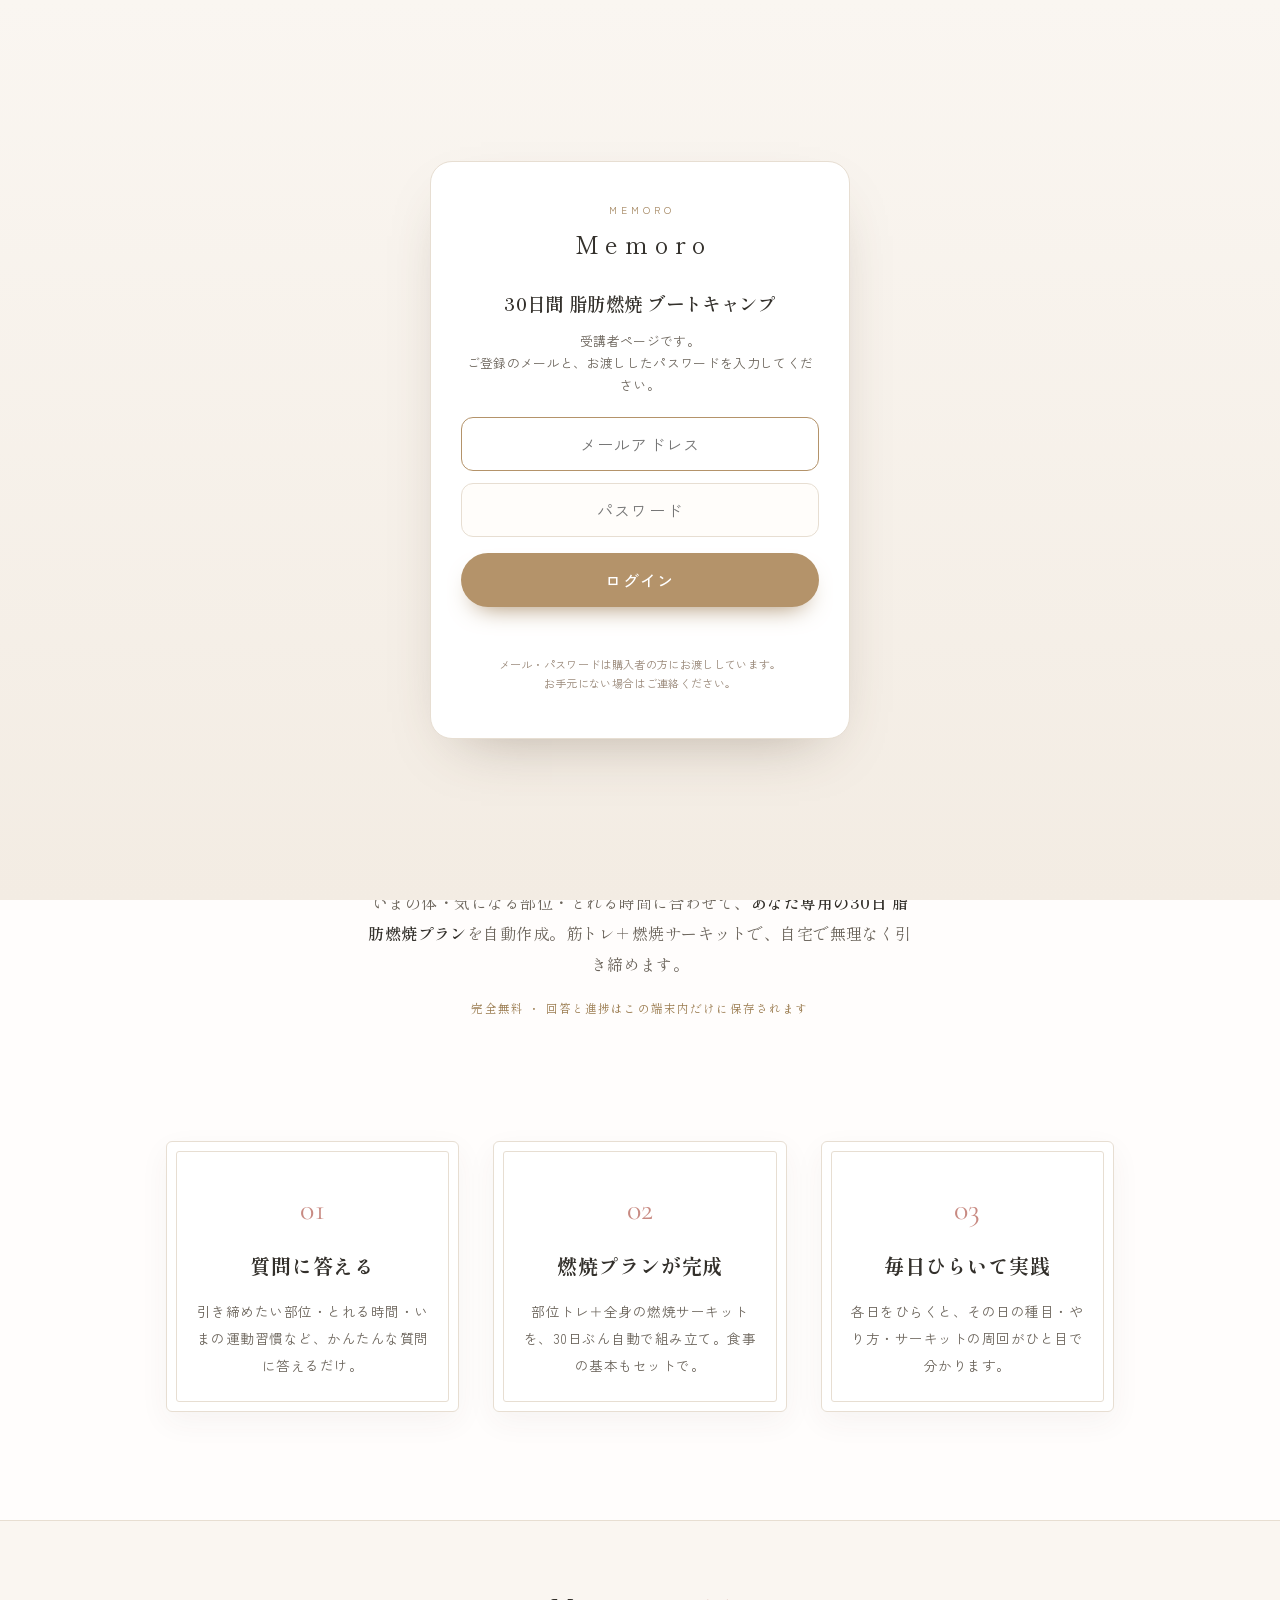
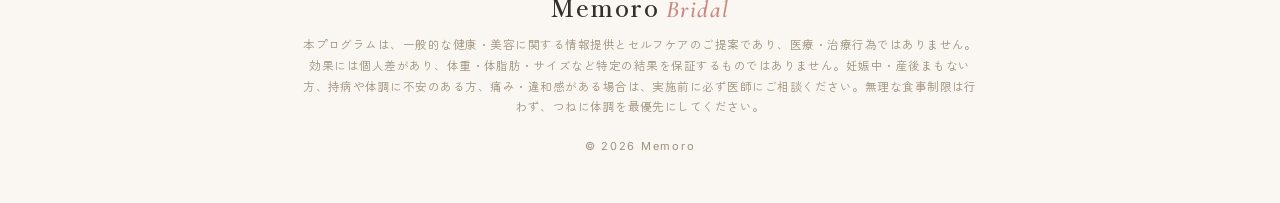
<file: index.html>
<!DOCTYPE html>
<html lang="ja">
<head>
<meta charset="UTF-8" />
<meta name="viewport" content="width=device-width, initial-scale=1.0" />
<title>30日間脂肪燃焼ブートキャンプ｜Memoro Bridal</title>
<link rel="preconnect" href="https://fonts.googleapis.com">
<link rel="preconnect" href="https://fonts.gstatic.com" crossorigin>
<link href="https://fonts.googleapis.com/css2?family=Shippori+Mincho:wght@400;500;600;700;800&family=Zen+Kaku+Gothic+New:wght@400;500;700&family=Parisienne&family=Noto+Serif+JP:wght@400;500;600;700&family=Cormorant+Garamond:ital,wght@0,400;0,500;0,600;1,400;1,500&family=Noto+Sans+JP:wght@300;400;500;600;700&family=Inter:wght@300;400;500;600&display=swap" rel="stylesheet">
<link rel="stylesheet" href="style.css?v=2" />
<link rel="stylesheet" href="redesign.css?v=2" />
<link rel="stylesheet" href="pc.css?v=2" />
<link rel="stylesheet" href="fatburn.css?v=4" />
</head>
<body class="lx">

<!-- ▼ 受講者認証ゲート（本番URL。ローカル確認時は api:'demo'）▼ -->
<script>window.MEMORO_AUTH={ api:'https://memoro-auth.yuya-suzuki-37.workers.dev', product:'fatburn', title:'30日間 脂肪燃焼 ブートキャンプ' }</script>
<script src="gate.js"></script>
<!-- ▲ 受講者認証ゲート ▲ -->

<!-- ▼ ブートキャンプ識別バナー（自己完結・命名規則「30日間〇〇ブートキャンプ」） -->
<style>
.bc-banner{text-align:center;background:linear-gradient(180deg,#FAF6F1,#FFFDFC);border-bottom:1px solid #E7DED2;padding:12px 20px 14px;font-family:'Shippori Mincho','Noto Serif JP',serif}
.bc-banner .bc-eyebrow{display:block;font-family:'Zen Kaku Gothic New',system-ui,sans-serif;font-size:10px;letter-spacing:.32em;font-weight:700;color:#C2A268;margin-bottom:6px}
.bc-banner .bc-title{font-weight:700;font-size:clamp(1.02rem,3.6vw,1.22rem);letter-spacing:.08em;color:#33302B}
.bc-banner .bc-title .bc-ico{margin-right:.4em}
.bc-banner .bc-title b{color:#C2A268;font-weight:700}
</style>
<div class="bc-banner">
  <span class="bc-eyebrow">30-DAY FAT BURN BOOTCAMP</span>
  <span class="bc-title"><span class="bc-ico">🔥</span>30日間<b>脂肪燃焼</b>ブートキャンプ</span>
</div>

<div class="lx-topbar">30-DAY FAT BURN — ドレスの日に、いちばん引き締まったあなたへ。</div>

<header class="lx-header">
  <a class="lx-logo" href="#top">
    <span class="lx-logo-mark">M</span>
    <span class="lx-logo-text">Memoro<em>Bridal</em></span>
  </a>
  <nav class="lx-nav">
    <a href="#about">特徴</a>
    <a href="#start" class="js-reveal">プランを作る</a>
  </nav>
</header>

<!-- HERO（分離型：写真＋ロゴ overlay ＋ 分離クリームcatch）-->
<section class="mbh" id="top">
  <div class="mbh-photo">
    <div class="mbh-bg"></div>
    <div class="mbh-logo">Memoro<small>BRIDAL BODY</small></div>
  </div>
  <div class="mbh-text">
    <p class="mbh-script">for your special day</p>
    <h1 class="mbh-catch">式まで、あと<span class="accent">30</span>日。</h1>
    <p class="mbh-hw">燃やして、引き締める毎日を。</p>
    <div class="mbh-btnrow">
      <a href="#start" class="lx-btn lx-btn-gold js-reveal">わたしの30日燃焼プランを作る</a>
    </div>
  </div>
  <div class="mbh-detail">
    <p class="mbh-lead">いまの体・気になる部位・とれる時間に合わせて、<b>あなた専用の30日 脂肪燃焼プラン</b>を自動作成。筋トレ＋燃焼サーキットで、自宅で無理なく引き締めます。</p>
    <p class="mbh-note">完全無料 ・ 回答と進捗はこの端末内だけに保存されます</p>
  </div>
</section>

<!-- ABOUT -->
<section class="lx-about" id="about">
  <div class="lx-about-item"><span class="lx-about-no">01</span><h3>質問に答える</h3><p>引き締めたい部位・とれる時間・いまの運動習慣など、かんたんな質問に答えるだけ。</p></div>
  <div class="lx-about-item"><span class="lx-about-no">02</span><h3>燃焼プランが完成</h3><p>部位トレ＋全身の燃焼サーキットを、30日ぶん自動で組み立て。食事の基本もセットで。</p></div>
  <div class="lx-about-item"><span class="lx-about-no">03</span><h3>毎日ひらいて実践</h3><p>各日をひらくと、その日の種目・やり方・サーキットの周回がひと目で分かります。</p></div>
</section>

<!-- START / 問診 -->
<section class="lx-start" id="start" hidden>
  <div class="lx-sec-head">
    <span class="lx-sec-no">START</span>
    <h2 class="lx-sec-title">あなたのことを教えてください</h2>
    <p class="lx-sec-sub">回答から、脂肪燃焼×引き締めの30日プランを組み立てます。所要1〜2分。</p>
  </div>
  <div class="bm-panel">
    <div id="bm-questions"></div>
    <div class="bm-progress"><div id="bm-progress-bar"></div></div>
    <div id="bm-progress-text" class="bm-progress-text"></div>
    <div class="lx-actions" style="margin-top:28px">
      <button class="lx-btn lx-btn-gold" id="bm-generate">わたしの30日燃焼プランを作る</button>
    </div>
    <p class="lx-disclaimer" id="bm-start-disc"></p>
  </div>
</section>

<!-- RESULT / プラン -->
<section class="lx-section-wrap" id="bm-result" hidden>
  <div id="bm-result-body"></div>
</section>

<!-- FOOTER -->
<footer class="lx-footer">
  <div class="lx-foot-brand">Memoro<em>Bridal</em></div>
  <p class="lx-foot-disc" id="bm-foot-disc"></p>
  <div class="lx-foot-copy">© 2026 Memoro</div>
</footer>

<!-- 日別詳細モーダル -->
<div id="bm-day-modal" class="bm-modal" hidden>
  <div class="bm-modal-inner">
    <button class="bm-modal-close" id="bm-day-close" aria-label="閉じる">×</button>
    <div id="bm-day-body"></div>
  </div>
</div>

<div id="bm-loading" class="pc-loading" hidden><div class="pc-spin"></div><span id="bm-loading-text">プランを作成しています…</span></div>

<script type="module" src="fatburn-app.js?v=7"></script>
</body>
</html>
</file>
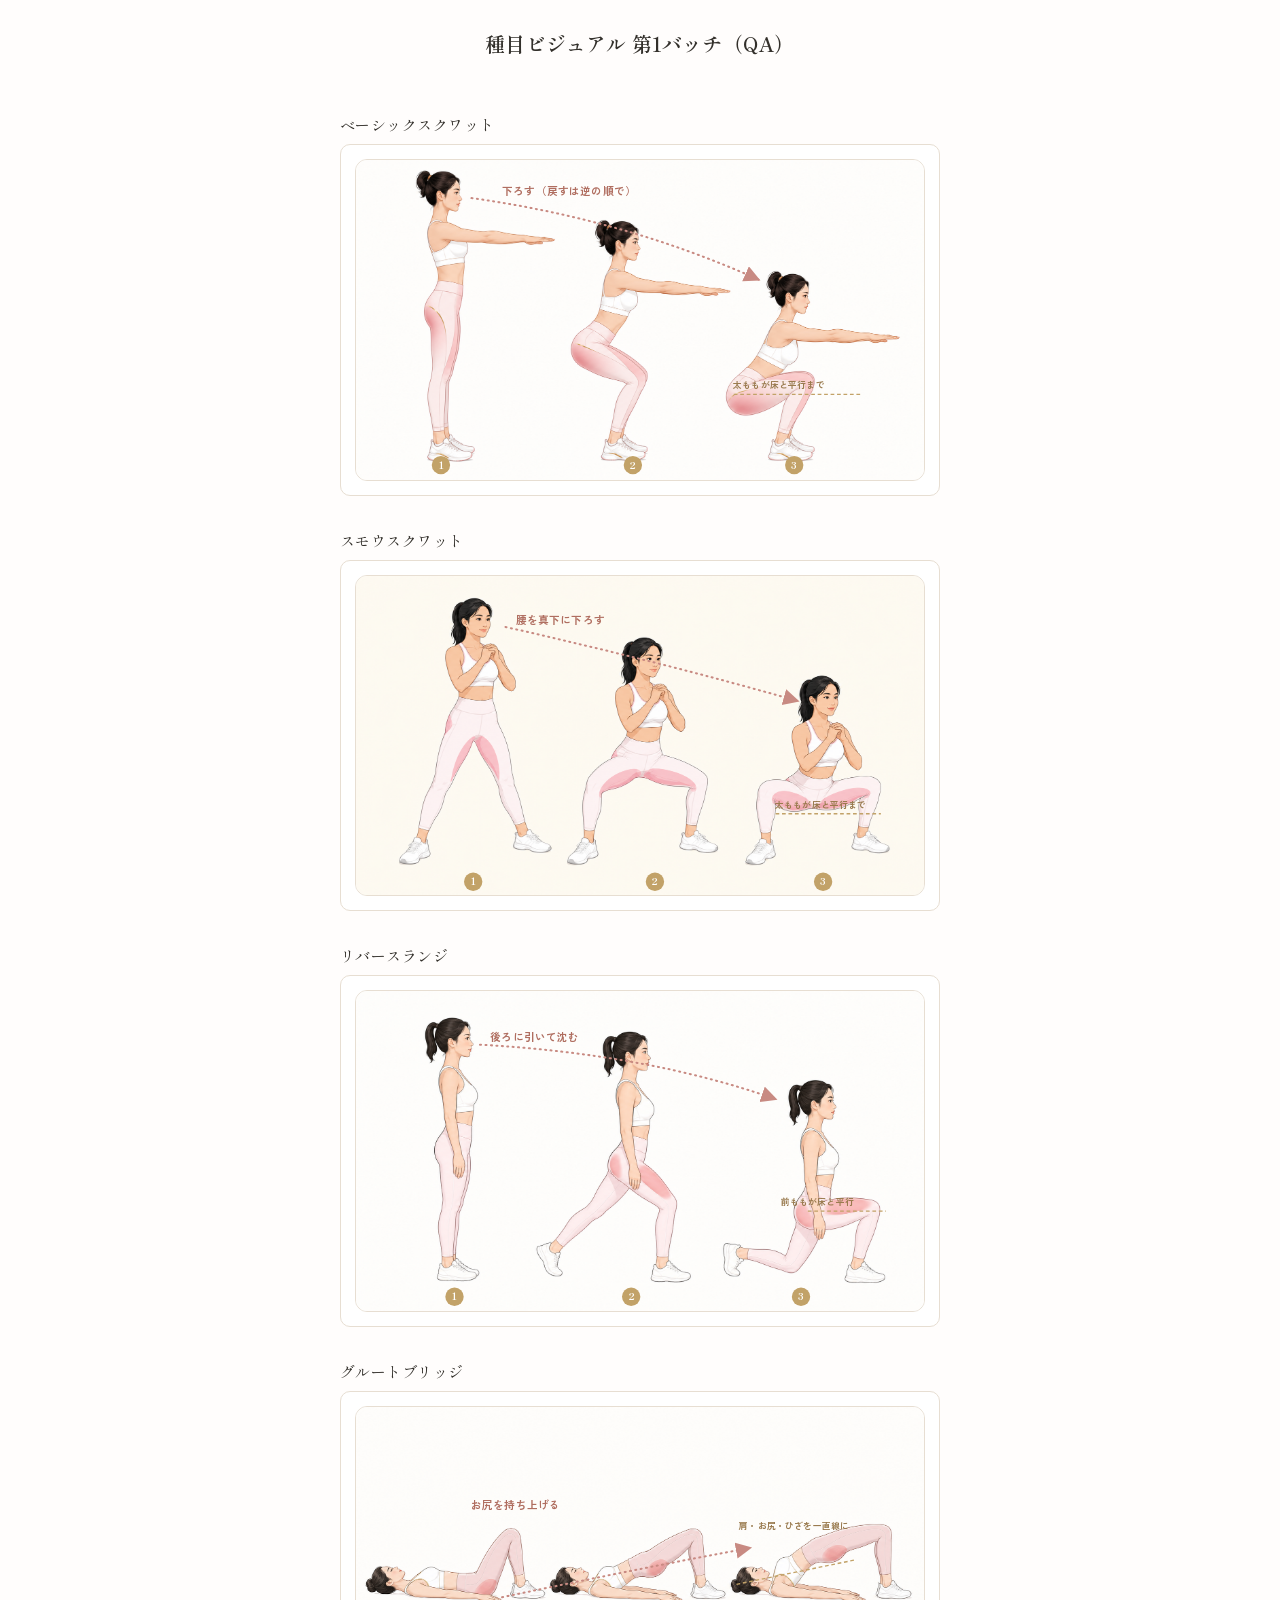
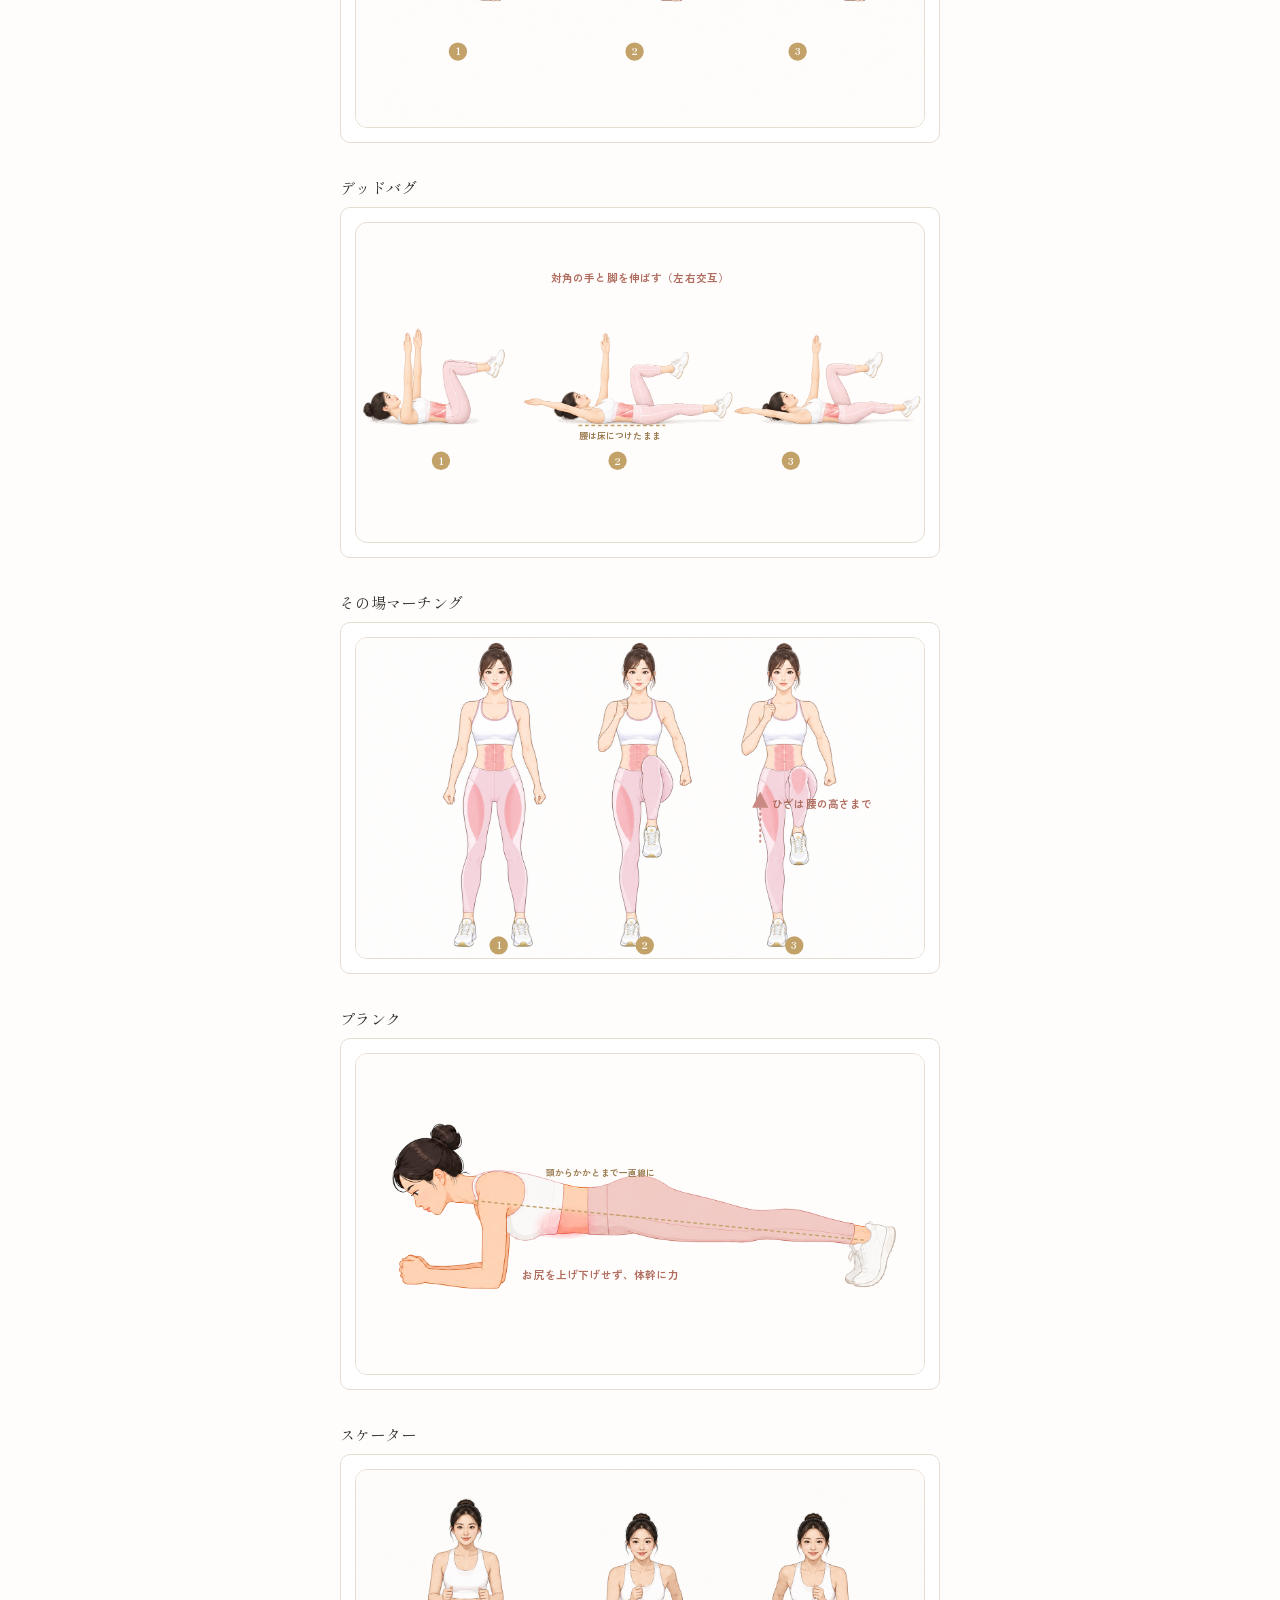
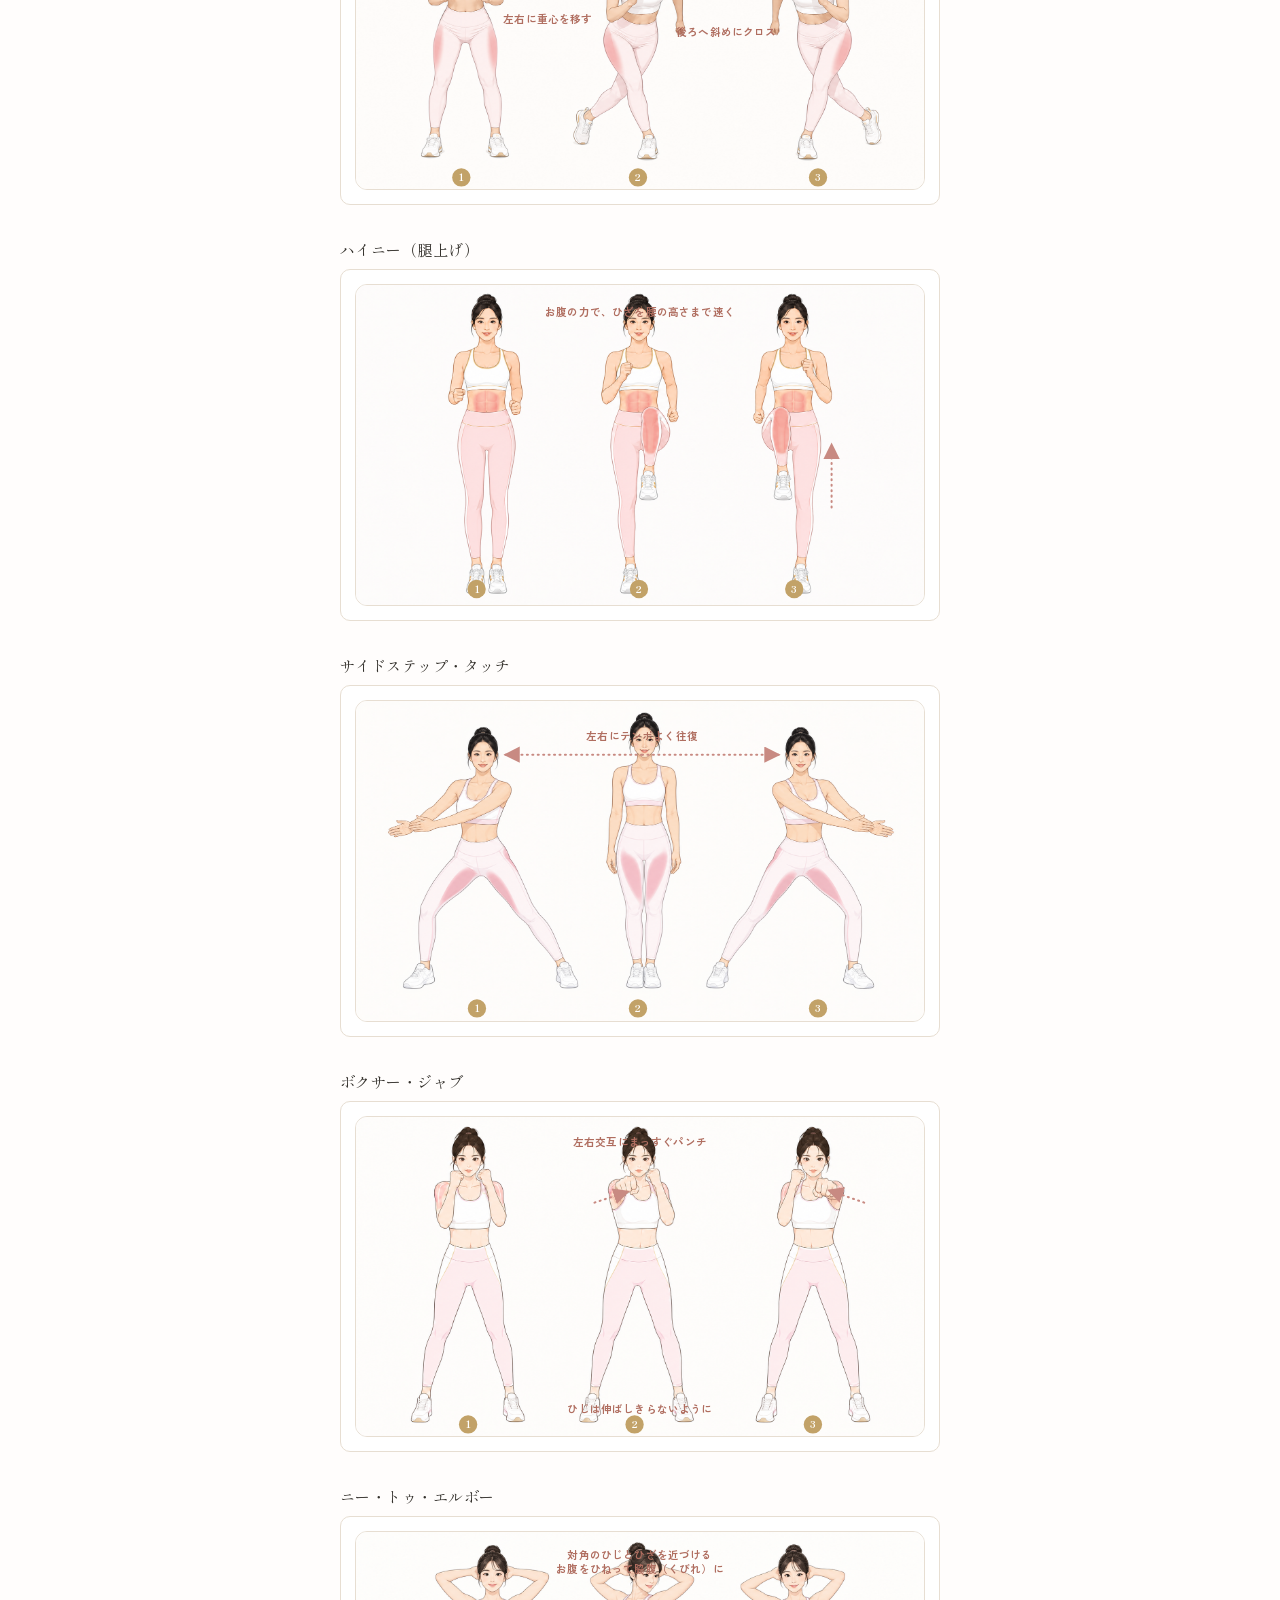
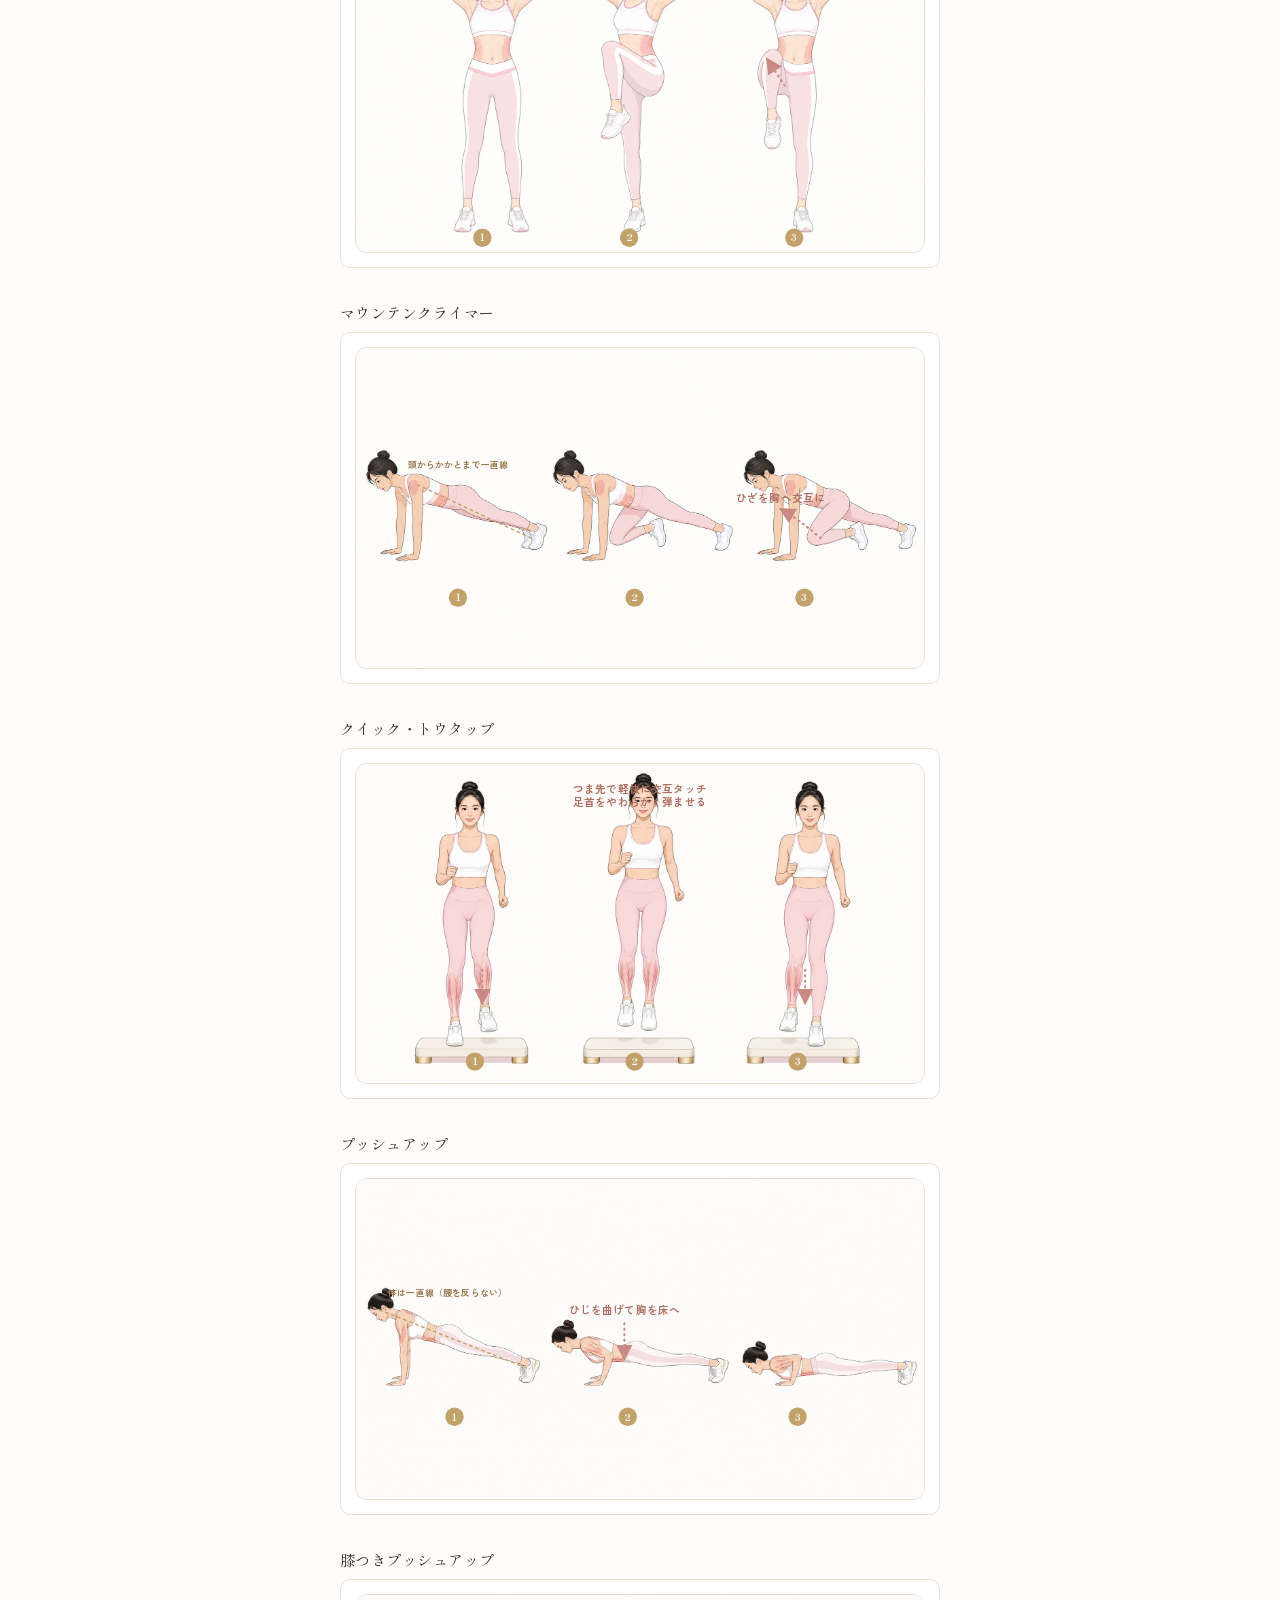
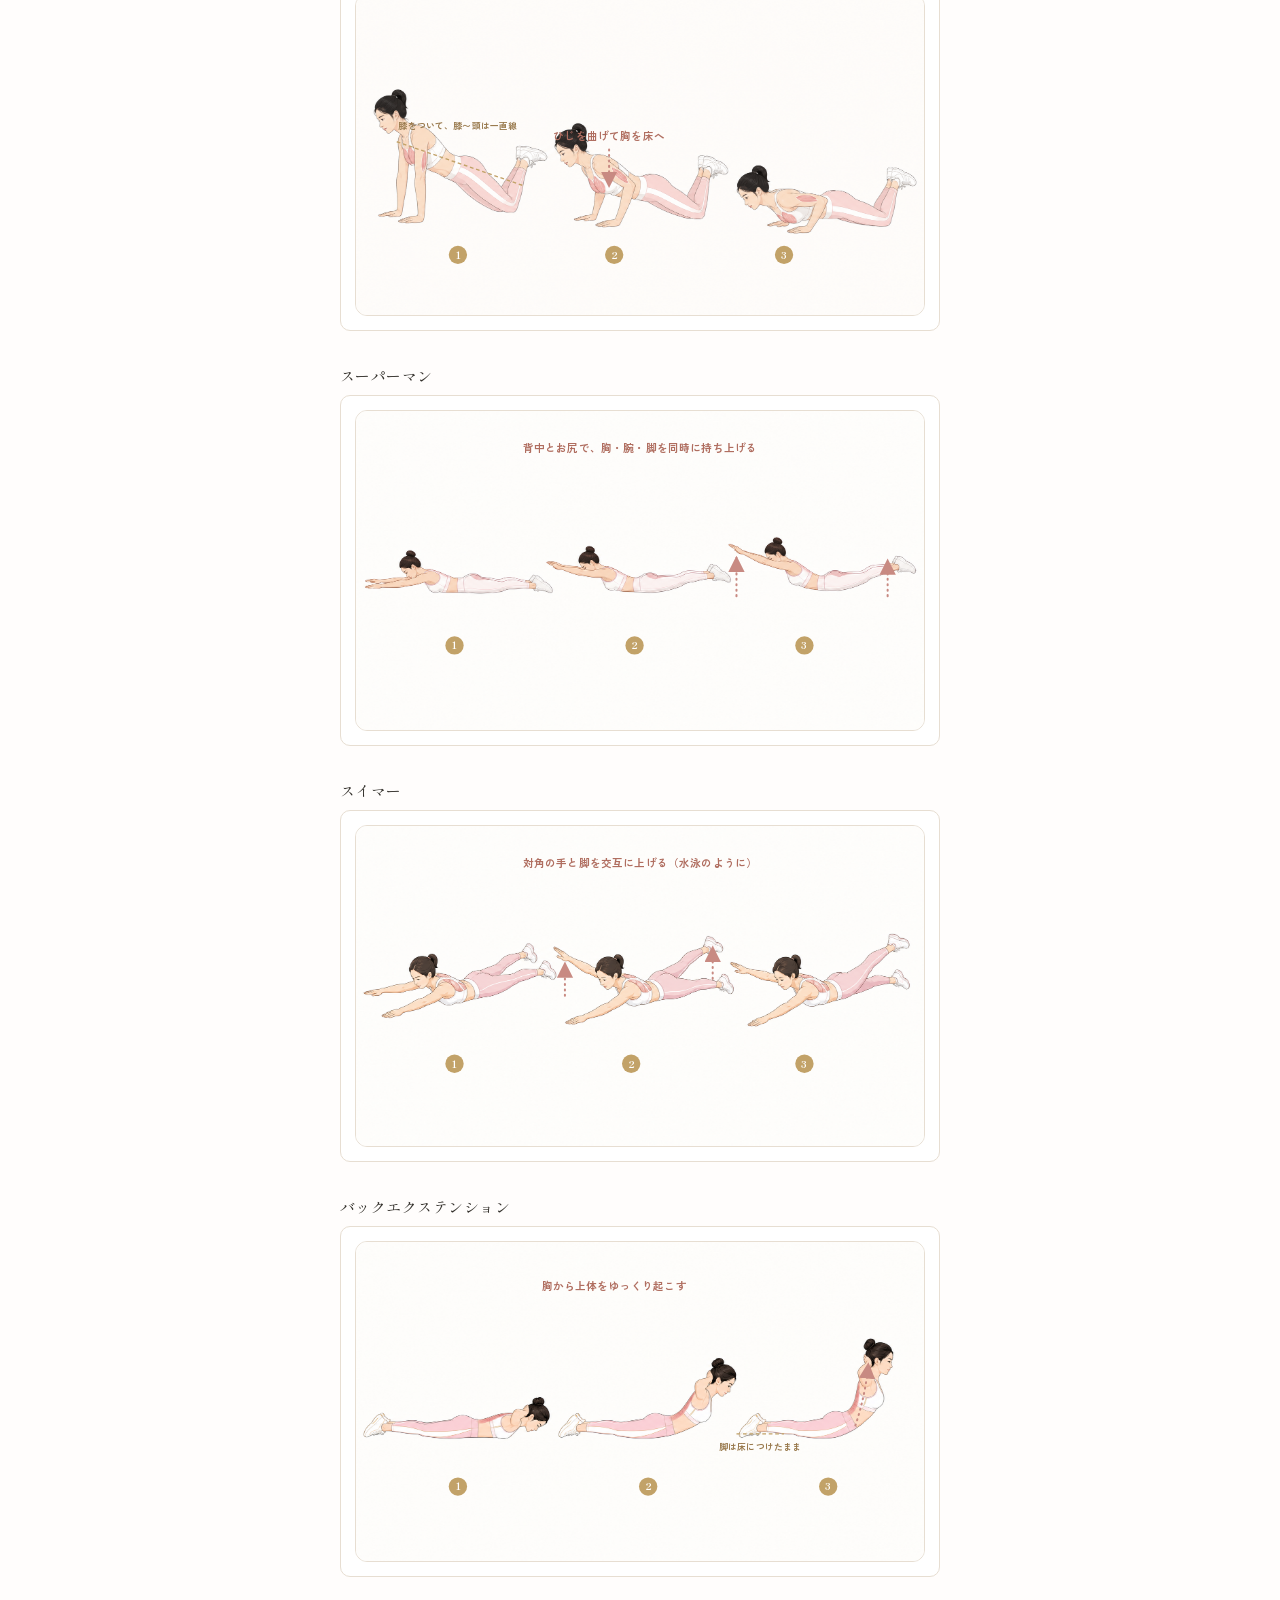
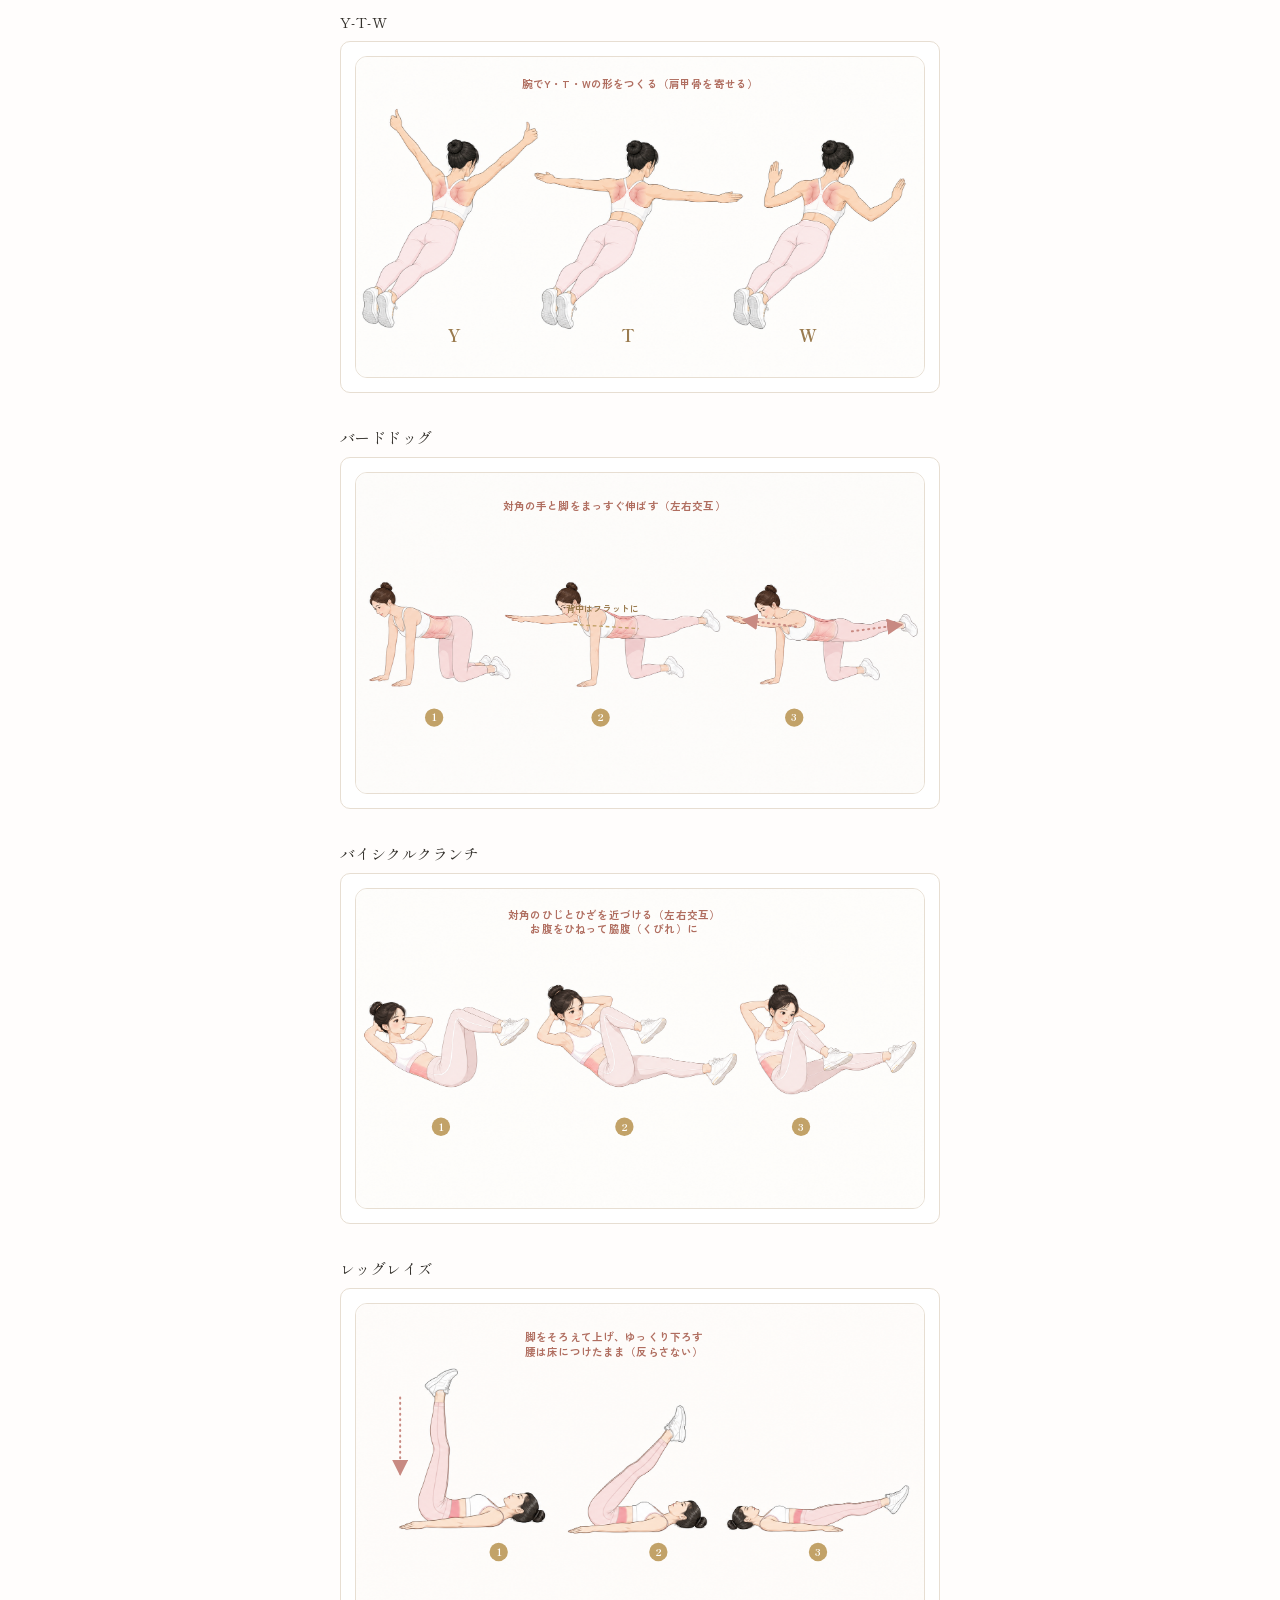
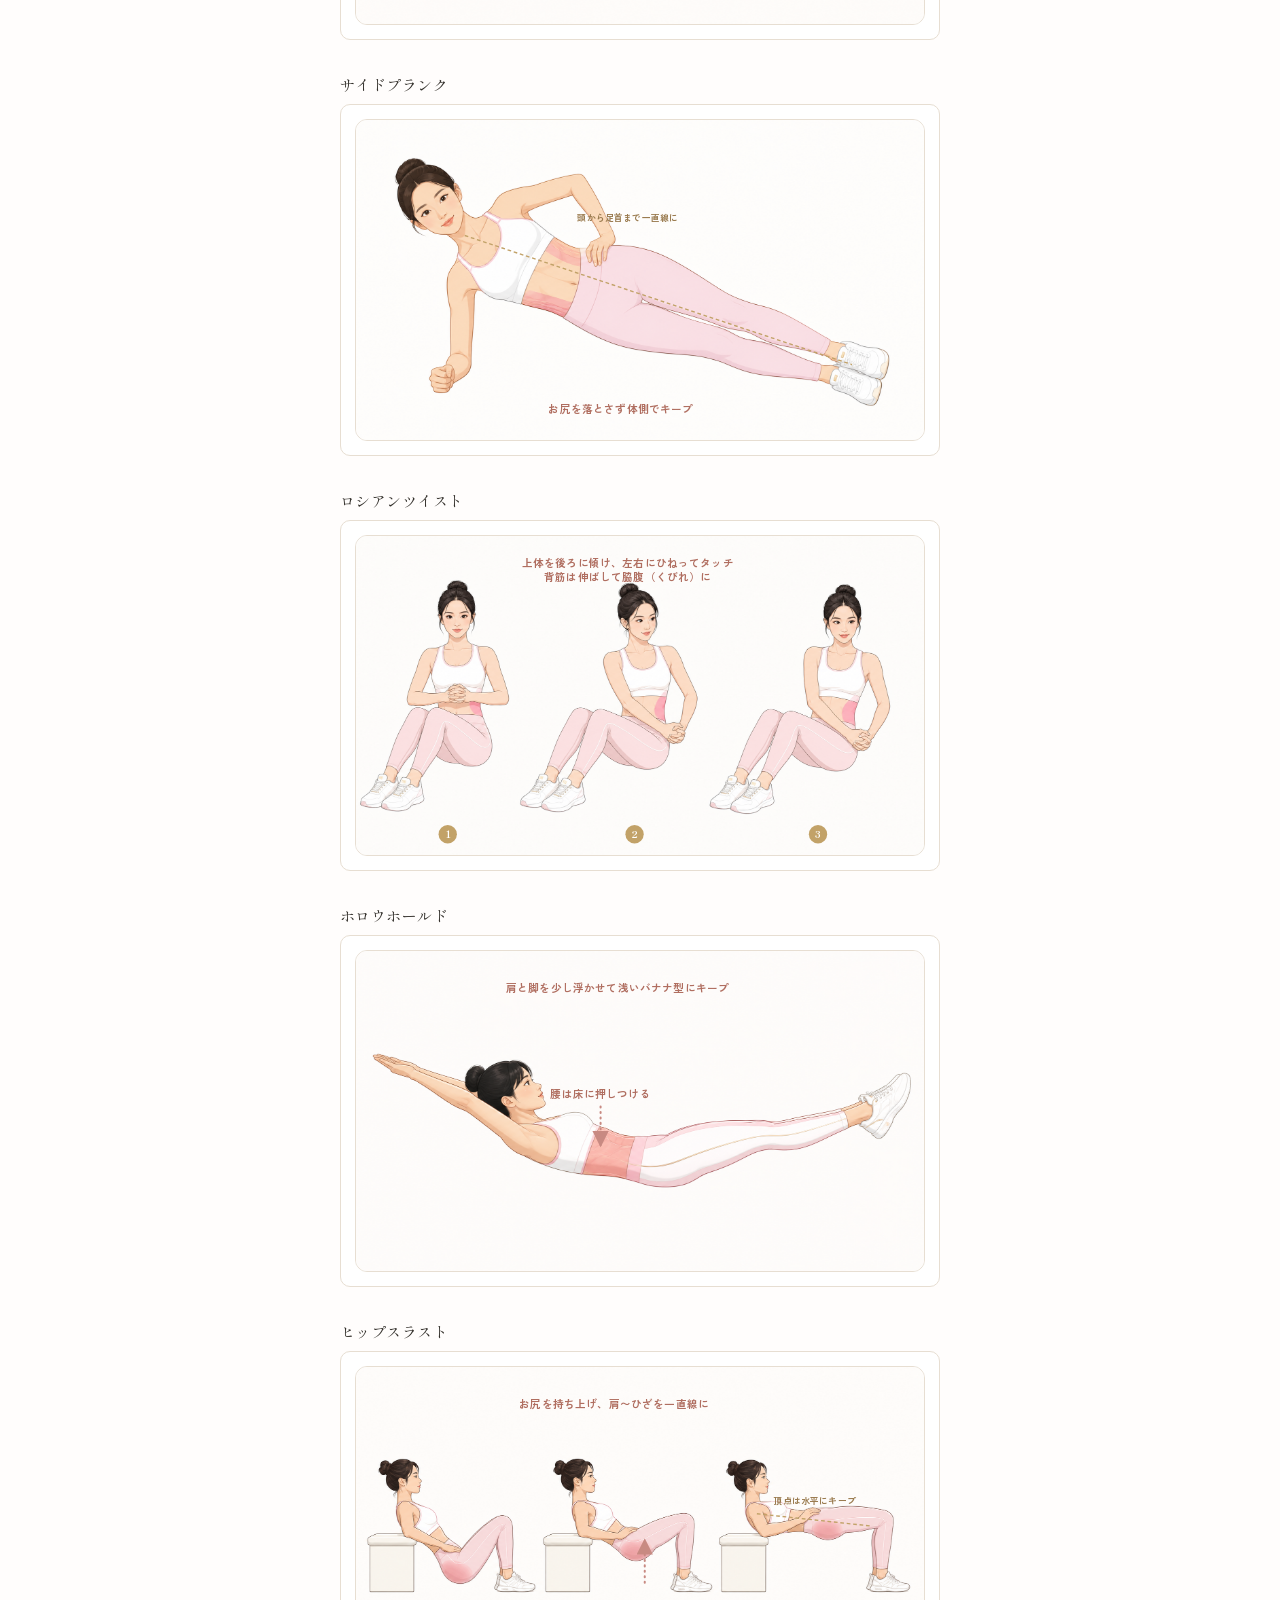
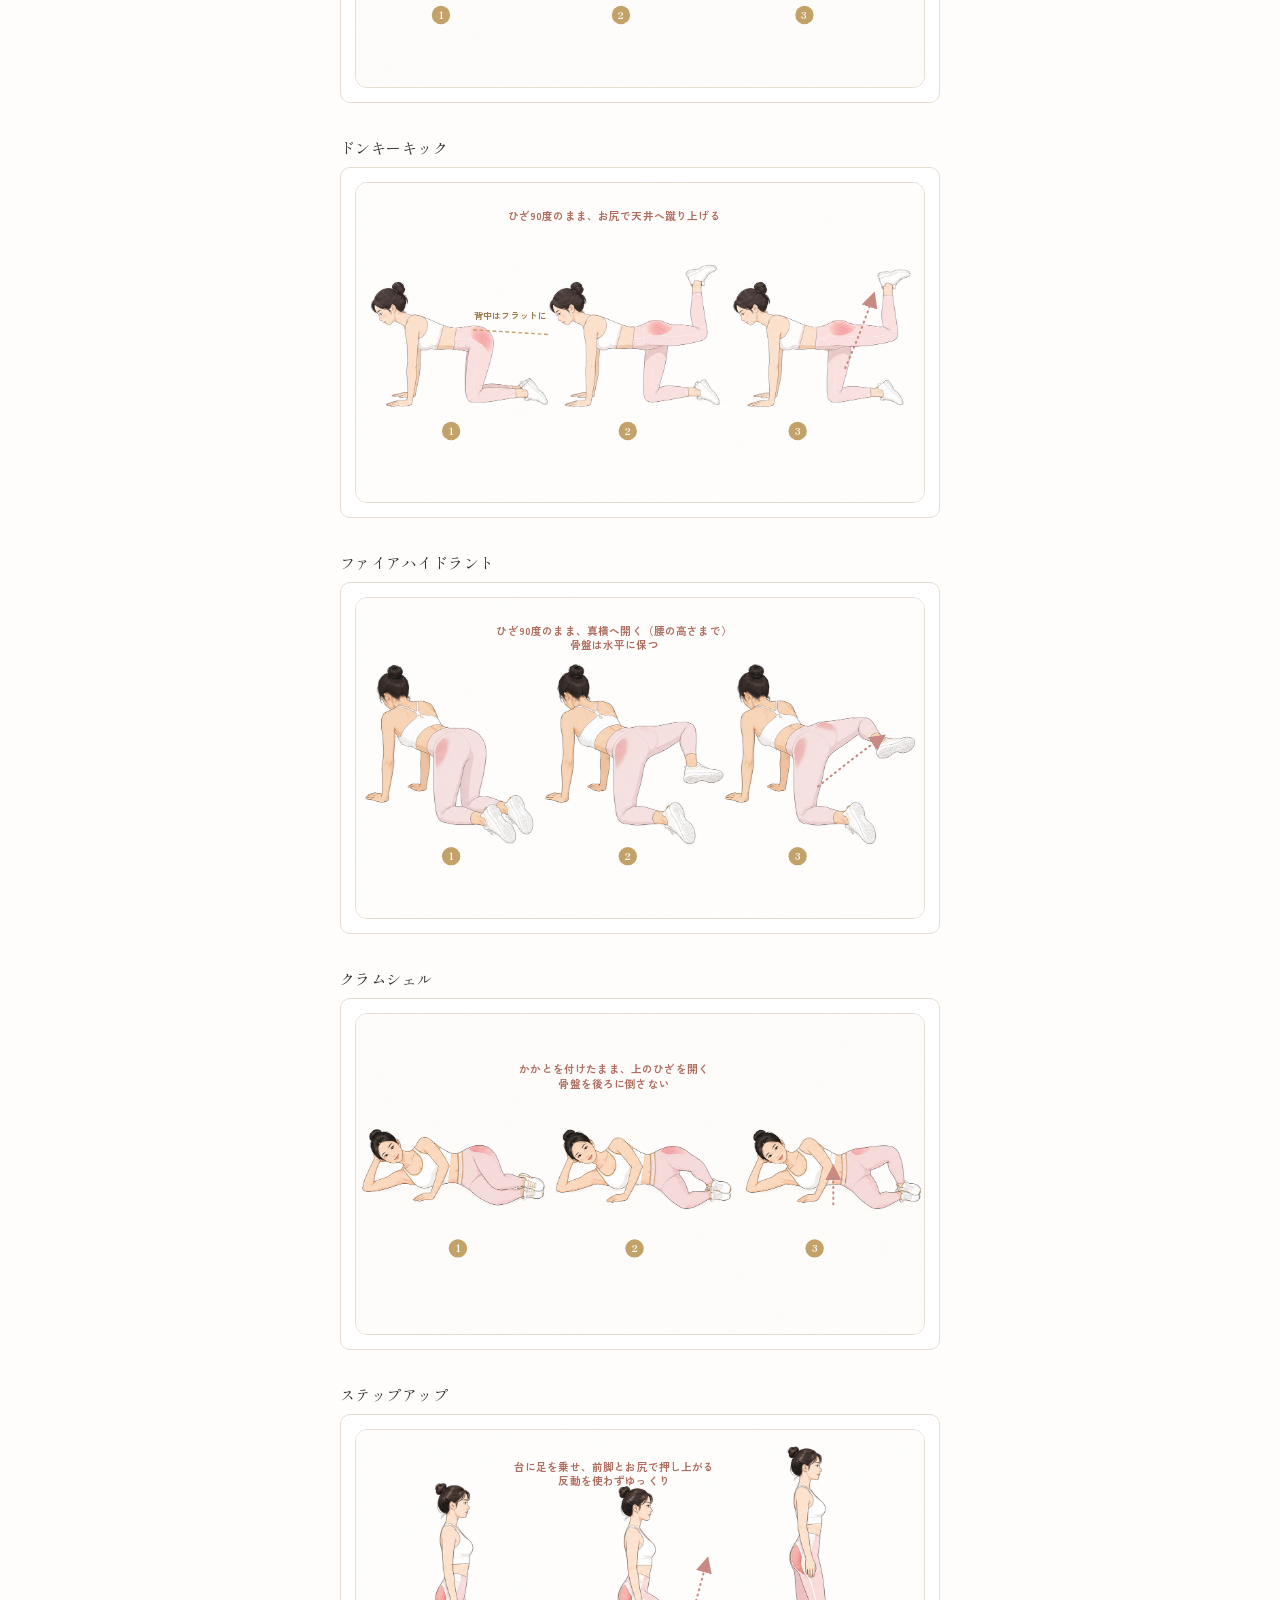
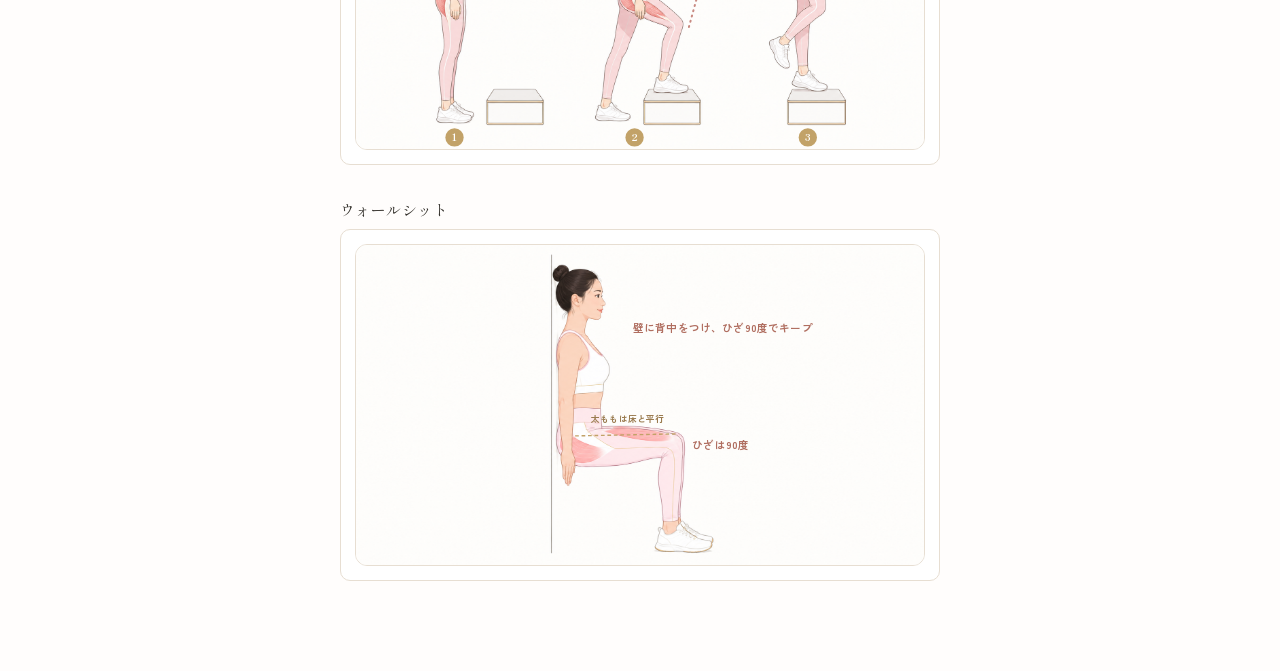
<file: _ex-gallery.html>
<!doctype html>
<html lang="ja">
<head>
<meta charset="utf-8">
<meta name="viewport" content="width=device-width, initial-scale=1">
<title>種目ビジュアルQA</title>
<link href="https://fonts.googleapis.com/css2?family=Shippori+Mincho:wght@500;600;700&family=Zen+Kaku+Gothic+New:wght@400;500;700&display=swap" rel="stylesheet">
<link rel="stylesheet" href="style.css?v=2">
<link rel="stylesheet" href="redesign.css?v=2">
<link rel="stylesheet" href="fatburn.css?v=4">
<style>
  body.lx{ background:var(--lx-cream)!important; padding:24px 16px 60px; }
  .g{ max-width:600px; margin:0 auto; display:grid; gap:30px; }
  .g h1{ font-family:var(--lx-serif); font-weight:600; text-align:center; color:var(--lx-ink); font-size:20px; margin:0 0 6px; }
  .g .cap{ font-family:var(--lx-serif); font-size:15px; color:var(--lx-ink); margin:10px 0 4px; }
</style>
</head>
<body class="lx">
<div class="g">
  <h1>種目ビジュアル 第1バッチ（QA）</h1>
  <div id="list"></div>
</div>
<script type="module">
import { EX_VISUALS } from './ex-visuals.js?v=6';
const NAME = { pt_squat_basic:'ベーシックスクワット', pt_sumo_squat:'スモウスクワット', pt_reverse_lunge:'リバースランジ', pt_glute_bridge:'グルートブリッジ', pt_plank:'プランク', pt_dead_bug:'デッドバグ', cd_march:'その場マーチング', cd_skater:'スケーター', cd_highknee:'ハイニー（腿上げ）', cd_sidestep:'サイドステップ・タッチ', cd_boxer:'ボクサー・ジャブ', cd_kneeelbow:'ニー・トゥ・エルボー', cd_mtnclimber:'マウンテンクライマー', cd_toetap:'クイック・トウタップ', pt_pushup:'プッシュアップ', pt_superman:'スーパーマン', pt_swimmer:'スイマー', pt_back_extension:'バックエクステンション', pt_y_t_w:'Y-T-W', pt_knee_pushup:'膝つきプッシュアップ', pt_bird_dog:'バードドッグ', pt_bicycle_crunch:'バイシクルクランチ', pt_leg_raise:'レッグレイズ', pt_side_plank:'サイドプランク', pt_russian_twist:'ロシアンツイスト', pt_hollow_hold:'ホロウホールド', pt_hip_thrust:'ヒップスラスト', pt_donkey_kick:'ドンキーキック', pt_fire_hydrant:'ファイアハイドラント', pt_clamshell:'クラムシェル', pt_step_up:'ステップアップ', pt_wall_sit:'ウォールシット' };
const list = document.getElementById('list');
for (const [id, v] of Object.entries(EX_VISUALS)) {
  const d = document.createElement('div');
  d.style.marginBottom = '30px';
  d.innerHTML = `<p class="cap">${NAME[id]||id}</p><div class="bm-ex bm-ex-rich"><div class="ex-vis"><img src="${v.img}" loading="eager" alt=""><svg class="ex-vis-ovl" viewBox="${v.vb}" preserveAspectRatio="none">${v.overlay}</svg></div></div>`;
  list.appendChild(d);
}
</script>
</body>
</html>
</file>
<file: style.css>
/* ============ RESET & TOKENS ============ */
*,*::before,*::after{box-sizing:border-box}
html,body{margin:0;padding:0}
[hidden]{display:none !important}

:root{
  /* Soft Pastel LP Palette — cream × blush × sage（studio clori 参考）
     ※ 元の変数名を踏襲し値だけ差替（既存ルールが自動で再テーマ化）*/
  --bg:#FFFDFC;
  --bg-2:#FAF6F1;
  --surface:#FFFFFF;
  --surface-2:#FAF5EC;
  --ink:#473F36;
  --ink-2:#6E6457;
  --muted:#9E927E;
  --line:#EADFCF;
  --line-2:#F4ECDD;

  --pink:#C98A7C;          /* dusty rose（主アクセント）*/
  --pink-2:#E6C3B8;         /* blush */
  --pink-3:#F0DAD0;         /* light blush */
  --pink-soft:#F8EEE7;      /* soft */
  --rose:#7C8A6E;           /* muted sage（強調・見出し）*/
  --rose-deep:#5E6B52;      /* darker sage */
  --gold:#B89A6A;           /* muted gold */
  --good:#7FA07A;
  --warn:#D6A85E;
  --bad:#C57B6A;

  --shadow-sm:0 1px 2px rgba(70,62,54,.05), 0 1px 1px rgba(70,62,54,.04);
  --shadow:0 14px 36px rgba(70,62,54,.08), 0 4px 12px rgba(70,62,54,.05);
  --shadow-lg:0 30px 70px rgba(70,62,54,.12), 0 10px 24px rgba(70,62,54,.07);

  --radius-xl:28px;
  --radius:20px;
  --radius-sm:14px;

  --font-jp:'Noto Sans JP',system-ui,sans-serif;
  --font-en:'Inter',system-ui,sans-serif;
  --font-serif:'Shippori Mincho','Noto Serif JP',serif;
  --font-script:'Cormorant Garamond','Shippori Mincho',serif;
}

body{
  background:
    radial-gradient(900px 500px at 85% 0%, rgba(255,143,168,.18), transparent 60%),
    radial-gradient(700px 400px at 0% 30%, rgba(255,201,214,.20), transparent 60%),
    radial-gradient(600px 600px at 100% 80%, rgba(255,224,230,.30), transparent 60%),
    var(--bg);
  color:var(--ink);
  font-family:var(--font-jp);
  font-weight:400;
  line-height:1.8;
  letter-spacing:.02em;
  -webkit-font-smoothing:antialiased;
  min-height:100vh;
  position:relative;
  overflow-x:hidden;
}

/* ============ 花びら背景 ============ */
.petal-bg{position:fixed; inset:0; pointer-events:none; z-index:0; overflow:hidden;}
.petal{
  position:absolute;
  width:24px; height:24px;
  background: radial-gradient(circle at 30% 30%, #FFD0DC, #FFB7C5 60%, transparent 75%);
  border-radius: 100% 0 100% 0;
  opacity:.5;
  animation: floatPetal 18s linear infinite;
}
.petal.p1{top:-30px; left:8%;  animation-duration:22s; animation-delay:-2s;}
.petal.p2{top:-30px; left:28%; animation-duration:18s; animation-delay:-7s; width:18px; height:18px;}
.petal.p3{top:-30px; left:48%; animation-duration:25s; animation-delay:-3s; width:30px; height:30px; opacity:.35;}
.petal.p4{top:-30px; left:68%; animation-duration:20s; animation-delay:-10s; width:22px; height:22px;}
.petal.p5{top:-30px; left:82%; animation-duration:24s; animation-delay:-5s; width:16px; height:16px;}
.petal.p6{top:-30px; left:92%; animation-duration:19s; animation-delay:-12s; opacity:.4;}

@keyframes floatPetal {
  0%   { transform: translateY(0) rotate(0deg); }
  100% { transform: translateY(110vh) rotate(360deg); }
}

/* ============ HEADER ============ */
.site-header{
  position:sticky; top:0; z-index:50;
  display:flex; align-items:center; justify-content:space-between;
  padding:18px 48px;
  background:rgba(255,255,255,.75);
  backdrop-filter:saturate(180%) blur(16px);
  -webkit-backdrop-filter:saturate(180%) blur(16px);
  border-bottom:1px solid var(--line);
}
.brand{display:flex; align-items:center; gap:14px}
.brand-mark{width:42px; height:42px; filter:drop-shadow(0 4px 8px rgba(255,143,168,.3));}
.brand-text{display:flex; flex-direction:column; line-height:1.1;}
.brand-name{font-family:var(--font-en); font-weight:700; font-size:20px; color:var(--ink); letter-spacing:.01em;}
.brand-script{
  font-family:var(--font-script); font-size:28px; color:var(--rose);
  line-height:.8; margin-top:-2px;
}
.brand-sub{font-family:var(--font-jp); font-weight:500; font-size:11px; color:var(--muted); margin-top:4px; letter-spacing:.06em;}

.header-right{display:flex; align-items:center; gap:14px;}
.nav-pill{
  font-family:var(--font-en); font-size:11px; letter-spacing:.08em;
  color:var(--rose); padding:8px 18px;
  border:1px solid var(--pink-2); border-radius:999px;
  background:var(--surface);
}

/* ============ HERO ============ */
.hero{
  position:relative;
  max-width:1280px; margin:0 auto;
  padding:60px 48px 30px;
  z-index:1;
}
.hero-inner{
  display:grid; grid-template-columns: 1.35fr .9fr;
  gap:48px; align-items:center;
  margin-bottom:50px;
}
.hero-eyebrow{
  display:inline-flex; align-items:center; gap:8px;
  background:var(--surface);
  border:1px solid var(--pink-2);
  color:var(--rose);
  padding:8px 18px; border-radius:999px;
  font-weight:500; font-size:13px;
  box-shadow:var(--shadow-sm);
  margin-bottom:28px;
}
.hero h1{
  font-family:var(--font-jp); font-weight:700;
  font-size:clamp(32px, 4.4vw, 56px);
  line-height:1.35; letter-spacing:.01em;
  margin:0 0 28px; color:var(--ink);
}
.hero h1 em{
  font-style:normal;
  background: linear-gradient(135deg, var(--pink) 0%, var(--rose) 100%);
  -webkit-background-clip:text; background-clip:text; color:transparent;
}
.hero-lead{
  font-size:15px; color:var(--ink-2); line-height:2;
  margin:0;
}

.hero-visual{position:relative; width:100%; aspect-ratio:1/1; max-width:480px; margin-left:auto;}
.hero-circle{
  position:absolute; inset:0; border-radius:50%;
  background: radial-gradient(circle at 40% 40%, #FFE0E6 0%, #FFC9D6 50%, transparent 75%);
  filter:blur(10px);
}
.hero-illust{
  position:absolute; left:50%; top:50%;
  transform:translate(-50%, -50%);
  width:75%; height:auto;
}
.hero-photo{
  position:absolute; inset:0;
  background-image:url('hero-woman.png');
  background-repeat:no-repeat;
  background-size: cover;
  background-position: center 18%;
  border-radius: 50%;
  -webkit-mask-image: radial-gradient(circle at 50% 50%, #000 62%, transparent 80%);
  mask-image: radial-gradient(circle at 50% 50%, #000 62%, transparent 80%);
  filter: drop-shadow(0 8px 30px rgba(255,143,168,.28));
}
.hero-script{
  position:absolute; top:18%; right:-30px;
  font-family:var(--font-script); font-size:38px;
  color:var(--rose); transform:rotate(-6deg);
  text-shadow:0 4px 12px rgba(255,143,168,.3);
}

.hero-stats{
  display:grid; grid-template-columns:repeat(4,1fr); gap:18px;
  max-width:680px; margin:0 auto;
}
.hero-stats > div{
  background:var(--surface);
  border:1px solid var(--line);
  border-radius:999px;
  padding:18px 12px;
  display:flex; flex-direction:column; align-items:center; gap:4px;
  box-shadow:var(--shadow);
  position:relative;
  aspect-ratio:1.4/1;
  justify-content:center;
}
.stat-ico{width:34px; height:34px; margin-bottom:2px;}
.hero-stats strong{
  font-family:var(--font-en); font-weight:700; font-size:30px;
  color:var(--rose);
  line-height:1;
}
.hero-stats span{font-size:11px; color:var(--ink-2); letter-spacing:.04em; font-weight:500;}

/* ============ CARD ============ */
.card{
  max-width:1280px; margin:32px auto;
  background:var(--surface);
  border:1px solid var(--line);
  border-radius:var(--radius-xl);
  padding:40px 48px;
  box-shadow:var(--shadow);
  position:relative; z-index:1;
}
.card-head{display:flex; align-items:flex-start; gap:22px; margin-bottom:32px}
.card-num{
  font-family:var(--font-en); font-weight:700; font-size:11px;
  color:var(--rose);
  background:linear-gradient(135deg, var(--pink-soft), var(--pink-3));
  padding:10px 14px; border-radius:14px; text-align:center;
  letter-spacing:.1em; line-height:1.4;
  flex-shrink:0; min-width:54px;
  box-shadow:var(--shadow-sm);
}
.card h2{
  font-size:22px; font-weight:700;
  margin:0 0 6px; letter-spacing:.005em; color:var(--ink);
}
.head-deco{margin-left:6px;}
.muted{color:var(--muted); font-size:13px; margin:0; font-weight:500;}

/* ============ UPLOAD SECTION ============ */
.upload-section{
  max-width:1280px; margin:0 auto; padding:0 48px 32px;
  display:grid; grid-template-columns: 1fr 320px;
  gap:24px;
  position:relative; z-index:1;
}
.upload-main{margin:0;}

.upload-grid{
  display:grid; grid-template-columns:1fr 1fr; gap:18px;
  margin-bottom:24px;
}
.upload-drop{
  display:flex; flex-direction:column; align-items:center; justify-content:center;
  text-align:center;
  padding:32px 24px; min-height:240px;
  border:2px dashed var(--pink-2);
  border-radius:18px;
  background:linear-gradient(180deg, var(--surface) 0%, var(--surface-2) 100%);
  cursor:pointer; transition:.2s;
  color:var(--ink-2);
  position:relative;
}
.upload-drop:hover{
  border-color:var(--pink);
  background:linear-gradient(180deg, var(--surface) 0%, var(--pink-soft) 100%);
  transform:translateY(-2px);
}
.upload-drop.is-drag{
  border-color:var(--pink);
  background:var(--pink-soft);
}
.drop-illust{width:80px; height:110px; margin-bottom:14px;}
.drop-title-row{display:flex; align-items:center; gap:10px; margin-bottom:14px;}
.drop-title{
  font-weight:700; font-size:15px; color:var(--rose);
}
.drop-required{
  font-size:10px; color:var(--rose);
  padding:3px 10px; border:1px solid var(--pink-2); border-radius:999px;
  background:var(--surface);
  font-weight:600;
}
.upload-icon-circle{
  width:42px; height:42px; border-radius:50%;
  background:linear-gradient(135deg, var(--pink), var(--pink-2));
  color:#fff;
  display:flex; align-items:center; justify-content:center;
  margin-bottom:14px;
  box-shadow:0 4px 12px rgba(255,143,168,.4);
}
.drop-sub{font-size:11px; color:var(--muted); letter-spacing:.04em;}

.preview{
  border-radius:18px; overflow:hidden;
  background:linear-gradient(135deg, var(--pink-3), var(--pink));
  padding:10px;
  border:1px solid var(--line);
  margin-top:14px;
}
.preview canvas{
  width:100%; height:auto; display:block; border-radius:12px;
  max-height:340px; object-fit:contain; background:#fff;
}

/* visually hidden (for file inputs) */
.visually-hidden{
  position:absolute !important;
  width:1px; height:1px;
  padding:0; margin:-1px;
  overflow:hidden; clip:rect(0,0,0,0);
  white-space:nowrap; border:0;
}

/* symptom block */
.symptom-block{
  background:linear-gradient(180deg, var(--surface) 0%, var(--pink-soft) 100%);
  border:1px solid var(--pink-2);
  border-radius:18px;
  padding:24px 26px;
  margin-bottom:24px;
}
.symptom-head h3{
  font-family:var(--font-jp); font-weight:700;
  font-size:18px; color:var(--rose);
  margin:0 0 6px;
}
.symptom-head .muted{font-size:13px; margin:0 0 18px;}
.symptom-chips{
  display:flex; flex-wrap:wrap; gap:10px;
  margin-bottom:18px;
}
.chip{
  position:relative; display:inline-flex; align-items:center;
  cursor:pointer; user-select:none;
}
.chip input{
  position:absolute; opacity:0; pointer-events:none;
}
.chip span{
  display:inline-block;
  padding:8px 16px;
  background:#fff;
  border:1.5px solid var(--pink-2);
  border-radius:999px;
  font-size:13px; font-weight:500;
  color:var(--ink-2);
  transition:.15s;
}
.chip:hover span{
  border-color:var(--pink);
  color:var(--rose);
  transform:translateY(-1px);
}
.chip input:checked + span{
  background:linear-gradient(135deg, var(--pink), var(--rose));
  border-color:var(--rose);
  color:#fff;
  box-shadow:0 4px 12px rgba(255,143,168,.35);
}
.symptom-note label{
  display:block; font-size:12px; font-weight:600;
  color:var(--rose); margin-bottom:6px;
}
.symptom-note textarea{
  width:100%; box-sizing:border-box;
  padding:10px 14px;
  border:1.5px solid var(--pink-2);
  border-radius:12px;
  font-family:var(--font-jp); font-size:13px;
  color:var(--ink);
  background:#fff;
  resize:vertical;
}
.symptom-note textarea:focus{
  outline:none; border-color:var(--pink);
  box-shadow:0 0 0 3px rgba(255,143,168,.18);
}

/* symptom summary in results */
.symptom-summary{
  background:var(--pink-soft);
  border-left:4px solid var(--pink);
  padding:14px 18px;
  border-radius:10px;
  margin-bottom:20px;
  font-size:13px; color:var(--ink-2);
}
.symptom-summary strong{color:var(--rose); margin-right:8px;}
.symptom-summary .ss-tags{display:inline-flex; flex-wrap:wrap; gap:6px; margin-left:4px;}
.symptom-summary .ss-tags span{
  background:#fff; border:1px solid var(--pink-2);
  color:var(--rose); padding:3px 10px; border-radius:999px;
  font-size:12px; font-weight:500;
}
.symptom-summary .ss-free{display:block; margin-top:8px; font-size:12px; color:var(--ink-2);}

/* upload tips */
.upload-tips{
  display:grid; grid-template-columns:repeat(4,1fr); gap:12px;
  margin-bottom:28px;
}
.tip{
  display:flex; align-items:flex-start; gap:10px;
  background:var(--surface-2);
  border:1px solid var(--line);
  padding:14px 16px; border-radius:14px;
  font-size:12px; color:var(--ink-2);
}
.tip-ico{
  width:34px; height:34px; flex-shrink:0;
  background:var(--surface);
  border-radius:50%;
  display:flex; align-items:center; justify-content:center;
  font-size:16px;
  box-shadow:var(--shadow-sm);
}
.tip strong{
  display:block; font-size:11px; color:var(--rose);
  margin-bottom:2px; font-weight:700; letter-spacing:.04em;
}

/* ============ ASIDE ============ */
.upload-aside{display:flex; flex-direction:column; gap:18px;}
.aside-card{
  background:var(--surface);
  border:1px solid var(--line);
  border-radius:24px;
  padding:24px;
  box-shadow:var(--shadow);
}
.aside-card h3{
  display:flex; align-items:center; gap:8px;
  margin:0 0 16px;
  font-size:15px; font-weight:700; color:var(--rose);
}
.aside-list{margin:0; padding:0; list-style:none;}
.aside-list li{
  position:relative;
  padding:8px 0 8px 20px;
  font-size:13px; color:var(--ink-2); line-height:1.7;
  border-bottom:1px dashed var(--line);
}
.aside-list li:last-child{border-bottom:0;}
.aside-list li::before{
  content:''; position:absolute; left:0; top:14px;
  width:8px; height:8px; border-radius:50%;
  background:linear-gradient(135deg, var(--pink), var(--pink-2));
}

.cta-card{
  background:linear-gradient(135deg, var(--pink-soft) 0%, #FFD8E0 100%);
  border:1px solid var(--pink-2);
  position:relative; overflow:hidden;
  display:grid; grid-template-columns:1fr 100px;
  gap:14px; align-items:center;
}
.cta-text{position:relative; z-index:1;}
.cta-title{
  font-size:14px; font-weight:700; color:var(--ink);
  line-height:1.6;
}
.cta-sub{font-size:11px; color:var(--ink-2); margin-top:6px;}
.cta-script{
  font-family:var(--font-script); font-size:32px;
  color:var(--rose); margin-top:8px; line-height:.9;
  text-shadow:0 4px 12px rgba(255,143,168,.3);
}
.cta-illust{width:100px; height:auto; z-index:1;}
.cta-photo{
  width:110px; height:130px;
  border-radius: 16px;
  background-image: url('cta-woman.png');
  background-repeat: no-repeat;
  background-size: cover;
  background-position: center;
  box-shadow: 0 8px 20px rgba(255,143,168,.25);
  z-index:1;
}

/* ============ BUTTONS ============ */
.actions{display:flex; align-items:center; gap:16px; flex-wrap:wrap}
.btn-primary{
  display:inline-flex; align-items:center; gap:10px;
  padding:16px 36px; border:0; border-radius:999px;
  background:linear-gradient(135deg, var(--pink) 0%, var(--pink-2) 100%);
  color:#fff; font-family:var(--font-jp); font-weight:700; font-size:15px;
  cursor:pointer; transition:.2s;
  box-shadow:0 8px 24px rgba(255,143,168,.35);
  letter-spacing:.04em;
}
.btn-primary:hover:not(:disabled){
  transform:translateY(-2px);
  box-shadow:0 14px 32px rgba(255,143,168,.45);
}
.btn-primary:disabled{opacity:.5; cursor:not-allowed; box-shadow:none}
.btn-arrow{transition:.2s}
.btn-primary:hover .btn-arrow{transform:translateX(3px)}
.btn-ghost{
  display:inline-flex; align-items:center; gap:8px;
  padding:14px 26px; border-radius:999px;
  background:var(--surface); color:var(--rose);
  border:1px solid var(--pink-2); cursor:pointer; font-family:var(--font-jp); font-size:14px;
  font-weight:600; transition:.2s;
}
.btn-ghost:hover{background:var(--pink-soft); border-color:var(--pink);}

/* ============ LOADER ============ */
.loader{display:inline-flex; align-items:center; gap:12px; color:var(--muted); font-size:13px}
.loader-spin{
  width:18px; height:18px; border-radius:50%;
  border:2px solid var(--pink-soft); border-top-color:var(--pink);
  animation:spin .8s linear infinite;
}
@keyframes spin{to{transform:rotate(360deg)}}

/* ============ SUMMARY ============ */
.summary-grid{
  display:grid; grid-template-columns:auto 1fr 1.2fr; gap:32px; align-items:start;
  margin-bottom:32px;
}
.score-wrap{display:flex; flex-direction:column; align-items:center; gap:16px}
.score-ring{position:relative; width:160px; height:160px}
.score-ring svg{width:100%; height:100%}
.score-num{
  position:absolute; inset:0;
  display:flex; flex-direction:column; align-items:center; justify-content:center;
  font-family:var(--font-en); font-weight:700; font-size:42px;
  color:var(--ink);
}
.score-num small{font-size:13px; color:var(--muted); font-weight:600; margin-top:-2px}
.score-label{text-align:center}
.score-grade{
  font-family:var(--font-en); font-weight:700; font-size:16px;
  letter-spacing:.05em; color:var(--rose);
  padding:6px 18px; border-radius:999px;
  background:linear-gradient(135deg, var(--pink-soft), #FFD8E0);
  display:inline-block;
}
.score-desc{font-size:12px; color:var(--muted); margin-top:10px}

.type-card{
  background:linear-gradient(135deg, var(--pink) 0%, var(--rose) 100%);
  color:#fff;
  padding:28px 28px; border-radius:24px;
  position:relative; overflow:hidden;
}
.type-card::before{
  content:""; position:absolute; right:-30px; top:-30px;
  width:160px; height:160px; border-radius:50%;
  background:radial-gradient(circle, rgba(255,217,61,.4), transparent 70%);
}
.type-eyebrow{font-family:var(--font-en); font-size:11px; letter-spacing:.16em; opacity:.85; text-transform:uppercase}
.type-name{font-size:22px; font-weight:700; margin:10px 0 6px; position:relative}
.type-desc{font-size:13px; opacity:.92; line-height:1.8; position:relative}
.type-tags{display:flex; flex-wrap:wrap; gap:6px; margin-top:16px; position:relative}
.type-tags span{
  background:rgba(255,255,255,.2); border:1px solid rgba(255,255,255,.3);
  padding:5px 12px; border-radius:999px; font-size:11px; letter-spacing:.04em;
}

.metrics{display:flex; flex-direction:column; gap:10px}
.metric{
  display:grid; grid-template-columns:1fr auto; gap:12px;
  padding:14px 16px; border:1px solid var(--line); border-radius:14px;
  background:var(--surface-2);
  font-size:13px;
}
.metric-name{color:var(--ink-2); font-weight:500}
.metric-value{font-family:var(--font-en); font-weight:700; font-size:13px}
.metric-bar{grid-column:1/-1; height:5px; background:var(--surface); border-radius:99px; overflow:hidden; margin-top:6px}
.metric-bar i{display:block; height:100%; border-radius:99px}
.metric.good .metric-value{color:#5BAB75} .metric.good .metric-bar i{background:var(--good)}
.metric.warn .metric-value{color:#D4920C} .metric.warn .metric-bar i{background:var(--warn)}
.metric.bad  .metric-value{color:var(--rose-deep)} .metric.bad  .metric-bar i{background:var(--bad)}
.metric-detail{grid-column:1/-1; color:var(--muted); font-size:11px; margin-top:6px; line-height:1.6;}

/* ============ OVERLAY PANES ============ */
.overlay-grid{display:grid; grid-template-columns:1fr 1fr; gap:20px}
.overlay-pane{
  background:linear-gradient(135deg, var(--pink-soft), #FFE9F0);
  border-radius:20px; padding:18px;
  display:flex; flex-direction:column; gap:12px;
  border:1px solid var(--line);
}
.pane-title{
  font-family:var(--font-jp); font-size:12px;
  color:var(--rose); font-weight:700; letter-spacing:.06em;
}
.overlay-pane canvas{
  width:100%; height:auto; display:block;
  border-radius:14px;
  max-height:500px;
  background:#fff;
}
.legend{display:flex; gap:14px; flex-wrap:wrap; font-size:11px; color:var(--ink-2)}
.legend i{display:inline-block; width:10px; height:10px; border-radius:3px; margin-right:5px; vertical-align:middle}

/* ============ PROBLEMS ============ */
.problems-list{display:flex; flex-direction:column; gap:16px}
.problem{
  display:grid; grid-template-columns:auto 1fr auto; gap:22px; align-items:start;
  padding:24px 26px;
  border:1px solid var(--line); border-radius:20px;
  background:linear-gradient(180deg, var(--surface) 0%, var(--surface-2) 100%);
  transition:.2s;
}
.problem:hover{border-color:var(--pink-2); box-shadow:var(--shadow)}
.problem-sev{
  width:68px; height:68px; border-radius:20px;
  display:flex; flex-direction:column; align-items:center; justify-content:center;
  font-family:var(--font-en); font-weight:700;
  color:#fff; font-size:10px; letter-spacing:.06em;
}
.problem-sev strong{font-size:22px; line-height:1}
.problem.sev-low  .problem-sev{background:linear-gradient(135deg, #A8D8B9, #7FCCA0)}
.problem.sev-mid  .problem-sev{background:linear-gradient(135deg, #FFC966, #FFA94D)}
.problem.sev-high .problem-sev{background:linear-gradient(135deg, var(--pink), var(--rose))}

.problem-body h3{margin:0 0 6px; font-size:17px; font-weight:700; color:var(--ink)}
.problem-meta{display:flex; gap:14px; flex-wrap:wrap; font-size:11px; color:var(--muted); margin-bottom:10px}
.problem-meta span strong{color:var(--rose); font-weight:600;}
.problem-desc{font-size:13px; color:var(--ink-2); line-height:1.8}
.tissue-list{margin-top:14px; display:grid; grid-template-columns:1fr 1fr; gap:10px}
.tissue{
  font-size:12px; padding:12px 14px; border-radius:14px;
  background:var(--surface); border:1px solid var(--line);
}
.tissue strong{display:block; font-size:10px; letter-spacing:.06em; margin-bottom:6px; font-weight:700;}
.tissue.tight strong{color:var(--rose-deep)}
.tissue.weak  strong{color:#D4920C}
.tissue ul{margin:0; padding-left:18px; color:var(--ink-2)}
.tissue li{font-size:11.5px; line-height:1.7}

.problem-side{display:flex; align-items:center; justify-content:center}
.problem-svg{width:80px; height:120px; opacity:.85}

/* ============ KNOWLEDGE ============ */
.knowledge-grid{display:grid; grid-template-columns:repeat(auto-fit,minmax(280px,1fr)); gap:18px}
.know-card{
  background:linear-gradient(180deg, var(--surface) 0%, var(--surface-2) 100%);
  border:1px solid var(--line); border-radius:20px;
  padding:24px; position:relative; overflow:hidden;
}
.know-emoji{font-size:32px; margin-bottom:12px}
.know-card h3{margin:0 0 10px; font-size:15px; font-weight:700; color:var(--ink)}
.know-card p{margin:0; font-size:13px; color:var(--ink-2); line-height:1.8}
.know-tag{
  position:absolute; top:14px; right:14px;
  font-family:var(--font-en); font-size:10px; letter-spacing:.08em;
  background:var(--pink-soft); color:var(--rose);
  padding:4px 10px; border-radius:8px; font-weight:600;
}

/* ============ TODAY MENU ============ */
.today-grid{display:grid; grid-template-columns:repeat(2,1fr); gap:18px}
.exercise-card{
  display:grid; grid-template-columns:120px 1fr; gap:18px;
  padding:20px;
  background:linear-gradient(180deg, var(--surface) 0%, var(--surface-2) 100%);
  border:1px solid var(--line); border-radius:20px;
  cursor:pointer; transition:.2s;
}
.exercise-card:hover{
  transform:translateY(-3px);
  box-shadow:var(--shadow-lg); border-color:var(--pink-2);
}
.ex-illust{
  background:var(--pink-soft);
  border:1px solid var(--pink-3); border-radius:16px;
  display:flex; align-items:center; justify-content:center;
  aspect-ratio:1; padding:14px;
}
.ex-illust svg{width:100%; height:100%}
.ex-info h4{margin:0 0 6px; font-size:15px; font-weight:700; color:var(--ink)}
.ex-cat{
  display:inline-block; font-family:var(--font-en); font-size:10px; letter-spacing:.08em;
  padding:4px 10px; border-radius:8px; margin-bottom:10px; font-weight:600;
}
.ex-cat.selfcare{background:#FFE8D6; color:#C68B1F}
.ex-cat.training{background:var(--pink-soft); color:var(--rose)}
.ex-meta{font-size:12px; color:var(--muted); display:flex; gap:14px; flex-wrap:wrap; margin-bottom:10px}
.ex-meta strong{color:var(--rose); font-weight:600}
.ex-purpose{font-size:12px; color:var(--ink-2); line-height:1.7}

/* ============ PROGRAM 30 DAYS ============ */
.phase-tabs{display:flex; gap:12px; margin-bottom:28px; border-bottom:1px solid var(--line)}
.phase-tab{
  flex:1; padding:16px 18px; background:transparent; border:0;
  font-family:var(--font-jp); font-weight:700; font-size:14px;
  color:var(--muted); cursor:pointer; transition:.18s;
  border-bottom:3px solid transparent;
  display:flex; flex-direction:column; gap:4px; align-items:flex-start;
}
.phase-tab small{font-family:var(--font-en); font-size:11px; font-weight:500; color:var(--muted); letter-spacing:.04em}
.phase-tab:hover{color:var(--rose)}
.phase-tab.active{color:var(--rose); border-bottom-color:var(--pink)}
.phase-tab.active small{color:var(--rose); opacity:.7}

.program-grid{display:grid; grid-template-columns:repeat(auto-fill,minmax(170px,1fr)); gap:14px}
.day-card{
  background:linear-gradient(180deg, var(--surface) 0%, var(--surface-2) 100%);
  border:1px solid var(--line); border-radius:16px;
  padding:16px 14px; cursor:pointer; transition:.2s; position:relative;
}
.day-card:hover{border-color:var(--pink-2); transform:translateY(-3px); box-shadow:var(--shadow)}
.day-num{
  font-family:var(--font-en); font-size:11px; color:var(--rose); letter-spacing:.1em;
  font-weight:700;
}
.day-theme{font-size:13px; font-weight:700; margin-top:6px; color:var(--ink); line-height:1.5}
.day-list{margin-top:10px; padding:0; list-style:none}
.day-list li{font-size:11px; color:var(--ink-2); display:flex; gap:6px; padding:3px 0; line-height:1.6}
.day-list li::before{content:"♡"; color:var(--pink); font-weight:bold}
.day-card .day-badge{
  position:absolute; top:12px; right:12px;
  font-family:var(--font-en); font-size:9px; padding:3px 8px; border-radius:6px;
  background:var(--pink-soft); color:var(--rose); letter-spacing:.04em; font-weight:600;
}
.day-card.rest{background:linear-gradient(135deg, #ECFDF5, #F0FDFA); border-color:#A8E6C3}
.day-card.rest .day-num{color:#5BAB75}
.day-card.rest .day-badge{background:rgba(168,230,195,.3); color:#5BAB75}

/* ============ MODAL ============ */
.modal{position:fixed; inset:0; z-index:100; display:flex; align-items:center; justify-content:center; padding:24px}
.modal-backdrop{position:absolute; inset:0; background:rgba(74,44,58,.5); backdrop-filter:blur(8px)}
.modal-panel{
  position:relative; background:var(--surface); max-width:720px; width:100%; max-height:90vh; overflow-y:auto;
  border-radius:24px; padding:40px; box-shadow:var(--shadow-lg);
}
.modal-close{
  position:absolute; top:16px; right:16px;
  width:40px; height:40px; border-radius:50%;
  background:var(--surface-2); border:1px solid var(--line); cursor:pointer;
  font-size:22px; color:var(--ink-2); line-height:1;
  display:flex; align-items:center; justify-content:center;
  transition:.18s;
}
.modal-close:hover{background:var(--pink); color:#fff; border-color:var(--pink);}

.modal-ex-head{display:grid; grid-template-columns:170px 1fr; gap:24px; margin-bottom:28px}
.modal-ex-illust{
  background:var(--pink-soft); border:1px solid var(--pink-3); border-radius:18px;
  padding:20px; display:flex; align-items:center; justify-content:center; aspect-ratio:1;
}
.modal-ex-illust svg{width:100%; height:100%}
.modal-ex-info h2{margin:8px 0 6px; font-size:24px; font-weight:700; color:var(--ink)}
.modal-ex-info .ex-cat{font-size:11px}
.modal-section{margin-bottom:24px}
.modal-section h4{
  font-size:12px; letter-spacing:.1em; text-transform:uppercase;
  color:var(--rose); margin:0 0 12px; font-weight:700;
}
.modal-section p, .modal-section li{font-size:14px; color:var(--ink-2); line-height:1.85}
.modal-section ol{margin:0; padding-left:22px}
.modal-section ol li{margin-bottom:8px}
.modal-section ul{margin:0; padding-left:22px}
.modal-cues{display:grid; grid-template-columns:1fr 1fr; gap:12px}
.cue-box{padding:14px 16px; border-radius:14px; font-size:13px; line-height:1.7;}
.cue-box.do{background:#F0FAF3; border:1px solid #A8E6C3; color:#3A7551}
.cue-box.dont{background:#FFEEF1; border:1px solid var(--pink-2); color:#A0445C}
.cue-box strong{display:block; font-size:11px; letter-spacing:.08em; margin-bottom:6px; font-weight:700;}

/* ============ FOOTER ============ */
.site-footer{
  max-width:1280px; margin:60px auto 30px; padding:30px 48px;
  font-size:11px; color:var(--muted); border-top:1px solid var(--line);
  display:flex; flex-direction:column; gap:12px; align-items:center;
  text-align:center;
  position:relative; z-index:1;
}
.foot-row{font-family:var(--font-en); font-size:11px; color:var(--ink-2);}
.foot-links{display:flex; gap:14px; align-items:center; color:var(--ink-2); font-size:12px;}
.foot-links i{color:var(--pink-2); font-style:normal;}
.foot-links span{cursor:pointer; transition:.15s;}
.foot-links span:hover{color:var(--rose);}
.foot-disc{font-size:11px; line-height:1.7; max-width:760px;}

/* ============ RESPONSIVE ============ */
@media (max-width: 1000px){
  .upload-section{grid-template-columns:1fr; padding:0 24px 32px;}
  .upload-aside{flex-direction:row; flex-wrap:wrap;}
  .aside-card{flex:1; min-width:260px;}
}
@media (max-width: 900px){
  .site-header{padding:14px 20px}
  .hero{padding:40px 20px 20px}
  .hero-inner{grid-template-columns:1fr; gap:24px;}
  .hero-visual{max-width:320px; margin:0 auto;}
  .hero-script{font-size:30px; right:0;}
  .card{padding:28px 22px; margin:18px;}
  .card-head{gap:14px;}
  .upload-grid{grid-template-columns:1fr}
  .upload-tips{grid-template-columns:repeat(2,1fr)}
  .summary-grid{grid-template-columns:1fr}
  .overlay-grid{grid-template-columns:1fr}
  .today-grid{grid-template-columns:1fr}
  .exercise-card{grid-template-columns:90px 1fr}
  .problem{grid-template-columns:auto 1fr;}
  .problem-side{display:none}
  .tissue-list{grid-template-columns:1fr}
  .hero-stats{grid-template-columns:repeat(2,1fr); max-width:420px;}
  .modal-ex-head{grid-template-columns:1fr}
  .modal-panel{padding:28px 22px;}
  .phase-tab{padding:12px 8px; font-size:13px;}
}

/* ===== スマートフォン最適化 (~600px以下) ===== */
@media (max-width: 600px){
  /* HEADER: nav-pill を非表示、ブランド表記を圧縮 */
  .site-header{padding:12px 16px;}
  .brand{gap:10px;}
  .brand-mark{width:34px; height:34px;}
  .brand-name{font-size:16px;}
  .brand-script{font-size:22px;}
  .brand-sub{font-size:10px; margin-top:2px;}
  .nav-pill{display:none;}
  .header-right{gap:8px;}

  /* HERO */
  .hero{padding:28px 16px 16px;}
  .hero-inner{gap:20px; margin-bottom:32px;}
  .hero-eyebrow{font-size:11px; padding:6px 14px; margin-bottom:18px;}
  .hero h1{
    font-size:clamp(24px, 8vw, 36px);
    line-height:1.4;
    margin:0 0 18px;
    word-break:keep-all;
    overflow-wrap:break-word;
  }
  .hero-lead{font-size:14px; line-height:1.85;}
  .hero-visual{max-width:260px;}
  .hero-script{font-size:24px; top:10%; right:-6px;}

  /* STATS: 2x2 縦並び */
  .hero-stats{
    grid-template-columns:repeat(2,1fr);
    max-width:360px;
    gap:12px;
    padding:0 4px;
  }
  .hero-stats > div{
    padding:14px 8px;
    aspect-ratio:auto;
    border-radius:18px;
  }
  .hero-stats strong{font-size:18px;}
  .hero-stats span{font-size:10px;}
  .stat-ico{width:28px; height:28px;}

  /* UPLOAD */
  .upload-section{padding:0 16px 24px;}
  .card{padding:22px 16px; margin:14px 0; border-radius:18px;}
  .card-head h2{font-size:20px;}
  .upload-drop{padding:24px 16px;}
  .upload-icon-circle{width:60px; height:60px;}
  .upload-drop p{font-size:13px;}
  .upload-drop small{font-size:11px;}
  .upload-tips{grid-template-columns:1fr; gap:10px;}

  /* SYMPTOM */
  .symptom-block{padding:18px 16px; border-radius:16px;}
  .symptom-head h3{font-size:16px;}
  .symptom-head .muted{font-size:12px;}
  .symptom-chips{gap:8px;}
  .chip span{font-size:12px; padding:8px 12px;}
  .symptom-note textarea{font-size:13px;}

  /* CTA card: 縦積み */
  .cta-card{
    grid-template-columns:1fr;
    text-align:center;
    gap:14px;
    padding:22px 18px;
  }
  .cta-photo{
    width:120px; height:140px;
    margin:0 auto;
  }
  .cta-title{font-size:13px;}
  .cta-script{font-size:26px;}

  /* UPLOAD ASIDE */
  .upload-aside{flex-direction:column;}
  .aside-card{min-width:0; width:100%;}

  /* RESULTS */
  .actions{justify-content:center;}
  .btn-primary{padding:14px 28px; font-size:14px;}
  .btn-ghost{padding:12px 22px; font-size:13px;}

  .score-ring{width:130px; height:130px;}
  .summary-grid{gap:20px;}

  /* PROBLEMS */
  .problem{padding:18px 16px !important;}

  /* PROGRAM */
  .program-grid{grid-template-columns:repeat(2,1fr); gap:10px;}
  .day-card{padding:12px 10px;}
  .day-theme{font-size:12px;}
  .day-list li{font-size:10px;}
  .phase-tabs{gap:4px;}
  .phase-tab{padding:10px 4px; font-size:12px;}
  .phase-tab small{font-size:9px;}

  /* EXERCISE CARDS */
  .exercise-card{grid-template-columns:72px 1fr; padding:14px; gap:12px;}
  .ex-info h4{font-size:14px;}

  /* MODAL */
  .modal{padding:12px;}
  .modal-panel{padding:24px 18px; border-radius:18px;}
  .modal-close{width:34px; height:34px; font-size:18px; top:10px; right:10px;}
  .modal-ex-info h2{font-size:20px;}

  /* FOOTER */
  .site-footer{padding:32px 18px 24px;}
  .foot-disc{font-size:10px;}
}

/* ===== 極小スマホ (~380px以下) ===== */
@media (max-width: 380px){
  .hero h1{font-size:22px;}
  .hero-stats{grid-template-columns:repeat(2,1fr); max-width:none;}
  .hero-stats strong{font-size:16px;}
  .program-grid{grid-template-columns:1fr;}
  .brand-script{font-size:18px;}
}

/* ============ PRINT ============ */
@media print{
  .site-header, .hero, .upload-section, .site-footer, .actions, .modal, .petal-bg{display:none !important}
  .card{break-inside:avoid; box-shadow:none; border:1px solid #ccc}
  body{background:#fff}
  .day-card{break-inside:avoid}
}

/* ============ ANIM ============ */
.fade-in{animation:fadeIn .6s ease both}
@keyframes fadeIn{from{opacity:0; transform:translateY(10px)} to{opacity:1; transform:translateY(0)}}

/* ============ COURSE SELECTION ============ */
.course-card-section{}
.course-recommend{
  background:linear-gradient(135deg, #FFF5F8 0%, #FFE8F0 100%);
  border:1px solid #FFD0DC;
  border-radius:14px;
  padding:14px 18px;
  font-size:13px;
  color:#5a2a3a;
  margin-bottom:20px;
}
.course-recommend strong{color:#c9426a; font-weight:700;}

.course-grid{
  display:grid;
  grid-template-columns:repeat(auto-fit, minmax(220px, 1fr));
  gap:16px;
}

.course-card{
  position:relative;
  background:linear-gradient(180deg, #fff 0%, var(--c-soft, #FFE5EC) 100%);
  border:2px solid #f0e5ea;
  border-radius:18px;
  padding:18px 16px 16px;
  cursor:pointer;
  transition:all .25s ease;
  display:flex;
  flex-direction:column;
  gap:10px;
}
.course-card:hover{
  transform:translateY(-2px);
  border-color:var(--c-main, #FFB6C1);
  box-shadow:0 8px 20px rgba(255,140,170,0.15);
}
.course-card.selected{
  border-color:var(--c-main, #FFB6C1);
  background:linear-gradient(180deg, var(--c-soft, #FFE5EC) 0%, #fff 100%);
  box-shadow:0 6px 18px rgba(255,140,170,0.2);
}
.course-card.top-pick{
  border-color:var(--c-main, #FFB6C1);
}

.course-badge{
  position:absolute;
  top:-10px;
  left:14px;
  background:linear-gradient(135deg, #FF6B8A, #FFB6C1);
  color:#fff;
  font-size:10px;
  font-weight:700;
  padding:4px 10px;
  border-radius:10px;
  letter-spacing:.05em;
  box-shadow:0 4px 8px rgba(255,107,138,0.25);
}

.course-head{
  display:flex;
  align-items:center;
  gap:10px;
}
.course-icon{
  font-size:32px;
  width:48px; height:48px;
  background:#fff;
  border-radius:50%;
  display:flex; align-items:center; justify-content:center;
  box-shadow:0 2px 6px rgba(0,0,0,0.05);
}
.course-name{
  font-size:15px; font-weight:700; color:#3a2030;
  line-height:1.2;
}
.course-eng{
  font-family:'Inter', sans-serif;
  font-size:10px; color:#9a7a8a;
  letter-spacing:.08em;
  margin-top:2px;
}
.course-supervisor{
  font-size:10px; color:#7a5a6a;
  background:rgba(255,255,255,0.6);
  padding:4px 8px;
  border-radius:6px;
  display:inline-block;
  align-self:flex-start;
}
.course-desc{
  font-size:12px;
  color:#5a3a4a;
  line-height:1.5;
}
.course-match{
  display:flex;
  align-items:center;
  gap:8px;
  font-size:11px;
}
.match-stars{font-size:14px; letter-spacing:1px;}
.match-label{color:#7a5a6a;}
.course-stats{
  display:flex;
  gap:10px;
  font-size:11px;
  color:#5a3a4a;
  padding:6px 0;
  border-top:1px dashed #e8d5dc;
  border-bottom:1px dashed #e8d5dc;
}
.course-stats strong{font-size:13px; color:#c9426a;}
.course-tags{
  display:flex;
  flex-wrap:wrap;
  gap:4px;
}
.course-tags span{
  font-size:10px;
  background:rgba(255,255,255,0.8);
  color:#7a4a5a;
  padding:3px 8px;
  border-radius:8px;
  border:1px solid #f0d5dc;
}
.course-select-btn{
  margin-top:6px;
  width:100%;
  padding:9px 12px;
  border-radius:10px;
  border:none;
  background:var(--c-main, #FFB6C1);
  color:#fff;
  font-size:12px;
  font-weight:700;
  cursor:pointer;
  transition:all .2s ease;
  letter-spacing:.05em;
}
.course-select-btn:hover{filter:brightness(0.95);}
.course-card.selected .course-select-btn{
  background:#3a2030;
}

.ex-course-tags{
  display:flex;
  flex-wrap:wrap;
  gap:4px;
  margin-top:8px;
}
.ex-course-tag{
  font-size:10px;
  background:rgba(255,182,193,0.18);
  border:1px solid rgba(255,182,193,0.4);
  color:#7a4a5a;
  padding:3px 8px;
  border-radius:8px;
}

@media (max-width: 600px){
  .course-grid{grid-template-columns:1fr 1fr; gap:12px;}
  .course-card{padding:14px 12px 12px;}
  .course-icon{font-size:24px; width:38px; height:38px;}
  .course-name{font-size:13px;}
  .course-desc{font-size:11px;}
  .course-supervisor{font-size:9px;}
}
@media (max-width: 380px){
  .course-grid{grid-template-columns:1fr;}
}

/* ===================================================================
   MY DATA / 変化追跡 UI（①③④⑤）
   =================================================================== */
.btn-mydata{
  background:var(--surface); color:var(--rose-deep); border:1.5px solid var(--pink);
  border-radius:999px; padding:7px 14px; font-size:13px; font-weight:700; cursor:pointer;
  margin-right:10px; transition:all .15s; position:relative;
}
.btn-mydata:hover{ background:var(--pink-soft); }
.btn-mydata[data-count]::after{
  content:attr(data-count); position:absolute; top:-6px; right:-6px;
  background:var(--rose-deep); color:#fff; font-size:10px; min-width:17px; height:17px;
  border-radius:999px; display:flex; align-items:center; justify-content:center; padding:0 4px;
}

/* 保存トースト */
.save-toast{
  position:fixed; left:50%; bottom:20px; transform:translateX(-50%) translateY(20px);
  background:var(--ink); color:#fff; padding:12px 18px; border-radius:18px; font-size:13px; font-weight:600;
  box-shadow:var(--shadow); opacity:0; pointer-events:none; transition:all .3s; z-index:140;
  max-width:92vw; display:flex; align-items:center; gap:8px; flex-wrap:wrap; justify-content:center; text-align:center;
}
.save-toast.show{ opacity:1; transform:translateX(-50%) translateY(0); pointer-events:auto; }
.save-toast button{
  background:var(--pink); color:#fff; border:none; border-radius:999px; padding:5px 12px;
  font-size:12px; font-weight:700; cursor:pointer; margin-left:4px;
}

/* パネル */
.mydata{ position:fixed; inset:0; z-index:130; display:flex; justify-content:flex-end; }
.mydata[hidden]{ display:none; }
.mydata-backdrop{ position:absolute; inset:0; background:rgba(74,44,58,.4); backdrop-filter:blur(2px); }
.mydata-panel{
  position:relative; width:min(560px,100%); height:100%; background:var(--bg,#fff7f9);
  overflow-y:auto; box-shadow:-12px 0 40px rgba(0,0,0,.12); padding:26px 22px 60px;
  animation:slideIn .25s ease;
}
@keyframes slideIn{ from{transform:translateX(30px); opacity:.6} to{transform:translateX(0); opacity:1} }
.md-head{ display:flex; justify-content:space-between; align-items:flex-start; gap:12px; margin-bottom:18px; }
.md-eyebrow{ font-family:var(--font-en); font-size:11px; letter-spacing:.12em; color:var(--pink); font-weight:700; }
.md-head h2{ margin:4px 0 2px; font-size:22px; color:var(--ink); }
.md-name-edit{ display:flex; gap:6px; align-items:center; flex-shrink:0; }
.md-name-edit input{ width:120px; padding:7px 10px; border:1.5px solid var(--pink-3); border-radius:10px; font-size:13px; }
.btn-ghost.sm{ padding:7px 12px; font-size:12px; }

.md-card{ background:var(--surface); border:1px solid var(--pink-3); border-radius:16px; padding:16px 16px 18px; margin-bottom:16px; box-shadow:var(--shadow-sm); }
.md-card h3{ margin:0 0 12px; font-size:15px; color:var(--ink); }

/* スコアチャート */
.score-chart{ width:100%; height:auto; display:block; }
.chart-delta{ font-size:13px; font-weight:700; margin-bottom:6px; }
.chart-delta.up{ color:#1d9a6c; } .chart-delta.down{ color:var(--rose-deep); }

/* ビフォーアフター */
.cmp-pick{ display:flex; gap:12px; margin-bottom:14px; flex-wrap:wrap; }
.cmp-pick label{ font-size:12px; color:var(--muted); font-weight:700; display:flex; flex-direction:column; gap:4px; flex:1; min-width:140px; }
.cmp-pick select{ padding:7px 8px; border:1.5px solid var(--pink-3); border-radius:8px; font-size:12px; }
.cmp-photos{ display:grid; grid-template-columns:1fr auto 1fr; align-items:center; gap:10px; margin-bottom:14px; }
.cmp-photos figure{ margin:0; text-align:center; }
.cmp-photos img{ width:100%; max-height:200px; object-fit:contain; border-radius:12px; border:1px solid var(--pink-3); background:#fff; }
.cmp-photos figcaption{ font-size:12px; color:var(--muted); margin-top:6px; line-height:1.4; }
.cmp-photos figcaption strong{ color:var(--ink); font-size:15px; }
.cmp-arrow{ text-align:center; }
.cmp-delta{ font-family:var(--font-en); font-size:26px; font-weight:800; line-height:1; }
.cmp-delta small{ font-size:11px; font-weight:600; }
.cmp-delta.up{ color:#1d9a6c; } .cmp-delta.down{ color:var(--rose-deep); }
.cmp-table{ width:100%; border-collapse:collapse; font-size:12px; }
.cmp-table th{ text-align:left; color:var(--muted); font-weight:700; padding:6px 6px; border-bottom:1px solid var(--pink-3); }
.cmp-table td{ padding:6px 6px; border-bottom:1px solid #f5e6ec; }
.cmp-up{ color:#1d9a6c; font-weight:700; } .cmp-down{ color:var(--rose-deep); font-weight:700; } .cmp-flat{ color:var(--muted); }

/* 履歴 */
.md-history{ display:flex; flex-direction:column; gap:10px; }
.md-hist-row{ display:flex; gap:12px; align-items:center; padding:8px; border:1px solid var(--pink-3); border-radius:12px; position:relative; }
.md-thumb{ width:56px; height:56px; object-fit:cover; border-radius:10px; flex-shrink:0; background:var(--pink-soft); }
.md-thumb.ph{ display:flex; align-items:center; justify-content:center; font-size:20px; }
.md-thumb.ph.big{ width:100%; height:160px; }
.md-hist-info{ flex:1; min-width:0; }
.md-hist-top{ font-size:14px; color:var(--ink); }
.md-hist-top strong{ font-size:18px; color:var(--rose-deep); }
.md-grade{ font-family:var(--font-en); font-size:12px; color:var(--pink); font-weight:700; }
.md-type{ font-size:12px; color:var(--muted); }
.md-hist-date{ font-size:11px; color:var(--muted); margin:2px 0; }
.md-hist-tags{ display:flex; gap:4px; flex-wrap:wrap; }
.md-hist-tags span{ font-size:10px; background:var(--pink-soft); color:var(--rose-deep); padding:2px 7px; border-radius:6px; }
.md-del{ background:none; border:none; color:var(--muted); font-size:18px; cursor:pointer; padding:2px 6px; align-self:flex-start; }
.md-del:hover{ color:var(--rose-deep); }

.md-backup-btns{ display:flex; gap:10px; flex-wrap:wrap; }
.md-backup-btns .btn-ghost, .md-backup-btns label{ cursor:pointer; }

/* ⑤ メニュー→問題リンク バッジ */
.ex-links{ display:flex; gap:5px; flex-wrap:wrap; margin-top:8px; }
.ex-link{ font-size:10px; background:linear-gradient(135deg,#fff0f4,#ffe2ec); color:var(--rose-deep); border:1px solid var(--pink-3); padding:2px 8px; border-radius:999px; font-weight:700; }
.ex-link::before{ content:'効く: '; opacity:.6; font-weight:600; }

@media (max-width:560px){
  .mydata-panel{ padding:20px 14px 56px; }
  .md-head{ flex-direction:column; }
  .md-name-edit{ width:100%; }
  .md-name-edit input{ flex:1; width:auto; }
  .md-head h2{ font-size:19px; }
  .md-card{ padding:14px 12px 16px; }
  .cmp-pick{ flex-direction:column; gap:8px; }
  .cmp-pick label{ min-width:0; }
  .cmp-photos{ grid-template-columns:1fr; }
  .cmp-arrow{ transform:rotate(90deg); margin:2px 0; }
  .cmp-photos img, .md-thumb.ph.big{ max-height:240px; }
  .cmp-table{ display:block; overflow-x:auto; white-space:nowrap; }
  .save-toast{ font-size:12px; padding:10px 14px; }
  .save-toast button{ width:100%; margin-left:0; }
}

/* ============================================================
   LUXURY SALON THEME OVERRIDES (v2) — 上品ラグジュアリー
   beige × gold × deep green / serif headings
   ============================================================ */

/* 背景: ピンク放射状 → 落ち着いたアイボリー */
body{
  background:
    radial-gradient(1100px 620px at 88% -6%, rgba(184,145,80,.10), transparent 60%),
    radial-gradient(820px 520px at -6% 18%, rgba(47,74,62,.06), transparent 60%),
    var(--bg) !important;
  letter-spacing:.015em;
}
.petal-bg{ display:none !important; }       /* 花びらは非表示 */
.head-deco{ display:none !important; }       /* ♡🌸 等のデコは非表示 */

/* 見出しはセリフで品よく */
h1, .hero h1{ font-family:var(--font-serif); font-weight:700; letter-spacing:.01em; }
h2, .card-head h2, h3{ font-family:var(--font-serif); font-weight:600; letter-spacing:.02em; }
.hero h1 em{ font-style:italic; color:var(--gold); font-family:var(--font-script); font-weight:600; }
.hero-stats strong, .type-name, .score-grade{ font-family:var(--font-serif); }
.type-eyebrow, .pane-title{ letter-spacing:.14em; text-transform:uppercase; color:var(--muted); }

/* ブランド */
.brand-name{ font-family:var(--font-serif); letter-spacing:.06em; font-weight:600; }
.brand-script{ font-family:var(--font-script); font-style:italic; color:var(--gold); font-size:30px; }
.brand-sub{ letter-spacing:.16em; text-transform:uppercase; }

/* ヘッダー */
.site-header{ background:rgba(247,243,236,.82) !important; border-bottom:1px solid var(--line); padding:16px 48px; }
.nav-pill, .hero-eyebrow{
  background:transparent !important; border-color:var(--pink-2) !important; color:var(--rose) !important;
  letter-spacing:.1em; text-transform:uppercase;
}

/* カード: 余白広め・極薄シャドウ・金のヘアライン */
.card{ border:1px solid var(--line); border-top:2px solid var(--gold); box-shadow:var(--shadow); }
.card-num{ font-family:var(--font-serif); background:var(--rose) !important; color:#F3ECDD !important; border:none !important; letter-spacing:.04em; }

/* ボタン: ディープグリーン地 × クリーム文字、hoverで深緑 */
.btn-primary{
  background:var(--rose) !important; color:#F5EEDF !important; border:1px solid var(--rose-deep) !important;
  letter-spacing:.06em; font-weight:600;
  box-shadow:0 10px 24px rgba(47,74,62,.22) !important;
}
.btn-primary:hover:not(:disabled){ background:var(--rose-deep) !important; transform:translateY(-1px); }
.btn-primary .btn-arrow{ stroke:var(--gold); }
.btn-ghost, .btn-mydata{ border:1px solid var(--pink-2) !important; color:var(--rose) !important; background:transparent !important; letter-spacing:.04em; }
.btn-ghost:hover, .btn-mydata:hover{ background:var(--pink-soft) !important; }

/* アップロード枠 */
.upload-drop{ border:1.5px dashed var(--pink-2); background:linear-gradient(180deg,#FFFDF8,var(--surface-2)); }
.upload-drop:hover{ border-color:var(--gold); background:var(--pink-soft); }
.drop-required{ background:var(--rose); color:#F3ECDD; }
.upload-icon-circle{ background:var(--gold); color:#fff; }

/* 症状チップ: 選択でディープグリーン */
.chip span{ border:1px solid var(--line); background:var(--surface); }
.chip input:checked + span{ background:var(--rose); color:#F3ECDD; border-color:var(--rose); }

/* フェーズタブ */
.phase-tab.active{ background:var(--rose) !important; color:#F3ECDD !important; border-color:var(--rose) !important; }

/* ヒーローのプレースホルダー画像/円をゴールド〜グリーンに */
.hero-circle{ background:radial-gradient(circle at 30% 30%, var(--pink-soft), var(--pink-3)) !important; opacity:.55; }
.hero-photo, .cta-photo{ background:linear-gradient(140deg, var(--pink-3), var(--rose)) !important; }
.hero-script, .cta-script{ font-family:var(--font-script); font-style:italic; color:var(--gold); }

/* フッター */
.site-footer{ border-top:1px solid var(--line); }
</file>
<file: redesign.css>
/* ================================================================
   PostureLab — Elegant LP（studio clori / ambihone 参考）
   生成りクリーム × 明朝 × かすみ草ボタニカル × 細い菱形ディバイダ
   上品・繊細・余白たっぷり。動的部は style.css(:root) を継承。
   ================================================================ */
:root{
  --lx-cream:#FFFDFC;                        /* 純白背景（kogao --bg）*/
  --lx-cream-2:#FAF6F1;                      /* ソフトセクション（kogao --ivory）*/
  --lx-paper:#FFFFFF;
  --lx-blush:#EAD4CD;                        /* kogao --blush */
  --lx-blush-soft:#F8EFE8;
  --lx-rose:#C88A82;        /* kogao --rose（主アクセント）*/
  --lx-rose-deep:#B06E60;
  --lx-terra:#C88A82;       /* アクセントはローズに統一 */
  --lx-green:#2F5A4A;       /* CTA（kogao 深緑）*/
  --lx-green-deep:#26483B;
  --lx-sage:#8FA083;
  --lx-sage-deep:#69785E;
  --lx-ink:#33302B;                          /* kogao --ink */
  --lx-ink-2:#6B645B;                        /* kogao --ink-soft */
  --lx-muted:#9E927E;
  --lx-line:#E7DED2;                         /* kogao --line */
  --lx-gold:#C2A268;                         /* kogao --gold */
  --lx-gold-deep:#9A7B4F;                    /* kogao --gold-deep */
  --lx-serif:'Shippori Mincho','Noto Serif JP',serif;
  --lx-display:'Cormorant Garamond',serif;
  --lx-sans:'Zen Kaku Gothic New','Noto Sans JP',system-ui,sans-serif;
  --lx-script:'Parisienne',cursive;          /* 筆記体 */
  --lx-en:'Inter',system-ui,sans-serif;
  /* 細い菱形ディバイダ */
  --lx-divider:url("data:image/svg+xml,%3Csvg xmlns='http://www.w3.org/2000/svg' width='130' height='12' viewBox='0 0 130 12'%3E%3Cline x1='6' y1='6' x2='56' y2='6' stroke='%23CBB39B' stroke-width='1'/%3E%3Cline x1='74' y1='6' x2='124' y2='6' stroke='%23CBB39B' stroke-width='1'/%3E%3Cpath d='M65 1.5 L69 6 L65 10.5 L61 6 Z' fill='%23C98A7C'/%3E%3C/svg%3E");
  /* かすみ草（白い小花）コーナー装飾 */
  --lx-babys:url("data:image/svg+xml,%3Csvg xmlns='http://www.w3.org/2000/svg' width='180' height='180' viewBox='0 0 180 180'%3E%3Cg fill='none' stroke='%23CBD4BD' stroke-width='1'%3E%3Cpath d='M20,158C58,124,92,96,158,28'/%3E%3Cpath d='M20,158C48,130,70,110,98,70'/%3E%3Cpath d='M44,160C74,130,104,108,136,58'/%3E%3C/g%3E%3Cg fill='%23FFFFFF' stroke='%23E8E1D2' stroke-width='.6'%3E%3Ccircle cx='158' cy='28' r='5.2'/%3E%3Ccircle cx='150' cy='40' r='4'/%3E%3Ccircle cx='167' cy='38' r='3.4'/%3E%3Ccircle cx='136' cy='58' r='5'/%3E%3Ccircle cx='127' cy='68' r='3.6'/%3E%3Ccircle cx='145' cy='66' r='3'/%3E%3Ccircle cx='98' cy='70' r='4.6'/%3E%3Ccircle cx='104' cy='82' r='3'/%3E%3Ccircle cx='70' cy='110' r='4'/%3E%3Ccircle cx='61' cy='118' r='3'/%3E%3Ccircle cx='46' cy='146' r='3.6'/%3E%3C/g%3E%3Cg fill='%23EBD9B8'%3E%3Ccircle cx='158' cy='28' r='1.4'/%3E%3Ccircle cx='136' cy='58' r='1.4'/%3E%3Ccircle cx='98' cy='70' r='1.3'/%3E%3Ccircle cx='70' cy='110' r='1.2'/%3E%3Ccircle cx='46' cy='146' r='1.1'/%3E%3C/g%3E%3C/svg%3E");
}

body.lx{
  background:var(--lx-cream) !important;
  color:var(--lx-ink);
  font-family:var(--lx-serif);
  line-height:2;
  letter-spacing:.03em;
  -webkit-font-smoothing:antialiased;
}
body.lx .petal-bg{ display:none !important; }

/* ---------- ボタン（上品な丸み） ---------- */
.lx-btn{
  display:inline-flex; align-items:center; justify-content:center; gap:10px;
  padding:16px 42px; border-radius:999px; cursor:pointer;
  font-family:var(--lx-sans); font-weight:600; font-size:15px; letter-spacing:.08em;
  border:none; transition:.25s ease; text-decoration:none;
  white-space:nowrap; max-width:100%; text-align:center; line-height:1.4;
}
.lx-btn-gold{ background:var(--lx-terra); color:#fff; box-shadow:0 12px 26px rgba(188,107,83,.24); }
.lx-btn-gold:hover{ background:var(--lx-rose-deep); transform:translateY(-2px); }
.lx-btn-green{ background:var(--lx-sage-deep); color:#fff; box-shadow:0 12px 26px rgba(105,120,94,.22); }
.lx-btn-green:hover:not(:disabled){ background:#586448; transform:translateY(-2px); }
.lx-btn-green:disabled{ opacity:.4; cursor:not-allowed; box-shadow:none; }
.lx-btn-ghost{ background:#fff; color:var(--lx-rose-deep); border:1px solid var(--lx-rose); box-shadow:none; }
.lx-btn-ghost:hover{ background:var(--lx-blush-soft); }
.lx-btn .btn-arrow{ stroke:currentColor; }

/* ---------- 上部バー ---------- */
.lx-topbar{
  background:var(--lx-cream-2); color:var(--lx-sage-deep);
  font-family:var(--lx-en); font-size:11px; letter-spacing:.22em; text-transform:uppercase;
  text-align:center; padding:9px 16px; border-bottom:1px solid var(--lx-line);
}

/* ---------- ヘッダー ---------- */
.lx-header{
  position:sticky; top:0; z-index:50;
  display:flex; align-items:center; justify-content:space-between;
  padding:18px 56px;
  background:rgba(251,247,241,.9); backdrop-filter:blur(12px);
  border-bottom:1px solid var(--lx-line);
}
.lx-logo{ display:flex; align-items:center; gap:13px; text-decoration:none; }
.lx-logo-mark{
  width:42px; height:42px; border-radius:50%;
  display:grid; place-items:center;
  background:var(--lx-cream-2); color:var(--lx-rose); border:1px solid var(--lx-line);
  font-family:var(--lx-display); font-size:24px; font-weight:600;
}
.lx-logo-text{ font-family:var(--lx-serif); font-weight:600; font-size:20px; color:var(--lx-ink); letter-spacing:.06em; }
.lx-logo-text em{ font-family:var(--lx-display); font-style:italic; font-weight:500; color:var(--lx-rose); margin-left:7px; }
.lx-nav{ display:flex; align-items:center; gap:28px; }
.lx-nav a{ color:var(--lx-ink-2); text-decoration:none; font-family:var(--lx-sans); font-size:14px; letter-spacing:.05em; }
.lx-nav a:hover{ color:var(--lx-rose); }
.lx-nav-btn{
  background:transparent; border:1px solid var(--lx-rose); color:var(--lx-rose-deep);
  padding:9px 22px; border-radius:999px; cursor:pointer; font-family:var(--lx-sans); font-size:13px; letter-spacing:.06em;
}
.lx-nav-btn:hover{ background:var(--lx-rose); color:#fff; }

/* ---------- ヒーロー（明るいスプリット＋かすみ草） ---------- */
.lx-hero{
  position:relative; overflow:hidden;
  background:radial-gradient(70% 60% at 88% 6%, var(--lx-blush-soft), transparent 62%), var(--lx-cream);
  display:grid; grid-template-columns:1.04fr .96fr; gap:56px; align-items:center;
  padding:72px 56px 86px;
}
.lx-hero::before{   /* 左上のかすみ草 */
  content:''; position:absolute; top:6px; left:8px; width:180px; height:180px;
  background:no-repeat var(--lx-babys); transform:scaleX(-1); opacity:.7; pointer-events:none;
}
.lx-hero::after{    /* 右下のかすみ草 */
  content:''; position:absolute; bottom:0; right:6px; width:180px; height:180px;
  background:no-repeat var(--lx-babys); opacity:.6; pointer-events:none;
}
.lx-hero-inner{ order:1; position:relative; z-index:2; }
.lx-hero-bg{
  order:2; position:relative; inset:auto; align-self:center; justify-self:center;
  width:100%; max-width:420px; aspect-ratio:4/5; pointer-events:none; z-index:1;
  background:url('assets/hero-bride.png') center top/cover no-repeat;
  border-radius:50%;
  box-shadow:0 30px 62px rgba(71,63,54,.16);
}
.lx-hero-bg::after{ content:''; position:absolute; inset:9px; border:1px solid rgba(255,255,255,.7); border-radius:50%; pointer-events:none; }
.lx-hero-eyebrow{ font-family:var(--lx-display); font-style:italic; font-size:25px; color:var(--lx-rose); margin:0 0 16px; letter-spacing:.02em; }
.lx-hero-title{
  font-family:var(--lx-serif); font-weight:700;
  font-size:clamp(32px,4.4vw,54px); line-height:1.5; letter-spacing:.05em;
  color:var(--lx-ink); margin:0 0 26px;
}
.lx-hero-title i{ font-family:var(--lx-serif); font-style:normal; color:var(--lx-rose); }
.lx-hero-lead{ font-family:var(--lx-sans); font-size:15px; line-height:2; color:var(--lx-ink-2); max-width:510px; margin:0 0 34px; }

/* ---------- ABOUT（細枠フレーム） ---------- */
.lx-about{
  max-width:1060px; margin:0 auto; padding:84px 56px 70px;
  display:grid; grid-template-columns:repeat(3,1fr); gap:34px;
}
.lx-about-item{
  background:var(--lx-paper); border:1px solid var(--lx-line);
  border-radius:6px; padding:38px 28px 32px; text-align:center; position:relative;
  box-shadow:0 10px 30px rgba(71,63,54,.05);
}
.lx-about-item::before{   /* 内側の細罫（フレーム感） */
  content:''; position:absolute; inset:9px; border:1px solid var(--lx-line); border-radius:3px; pointer-events:none;
}
.lx-about-no{ font-family:var(--lx-display); font-size:30px; color:var(--lx-rose); position:relative; }
.lx-about-item h3{ font-family:var(--lx-serif); font-weight:700; font-size:20px; color:var(--lx-ink); margin:6px 0 12px; letter-spacing:.04em; position:relative; }
.lx-about-item p{ font-family:var(--lx-sans); font-size:13.5px; color:var(--lx-ink-2); margin:0; position:relative; }

/* ---------- セクション見出し（菱形ディバイダ） ---------- */
.lx-sec-head{ max-width:760px; margin:0 auto 44px; text-align:center; }
.lx-sec-no{
  font-family:var(--lx-en); font-size:12px; letter-spacing:.26em; text-transform:uppercase;
  color:var(--lx-rose); display:inline-block; margin-bottom:14px;
}
.lx-sec-title{ font-family:var(--lx-serif); font-weight:700; font-size:clamp(25px,3.6vw,37px); color:var(--lx-ink); margin:0 0 8px; letter-spacing:.06em; }
.lx-sec-title::after{ content:''; display:block; width:130px; height:12px; margin:18px auto 0; background:center/contain no-repeat var(--lx-divider); }
.lx-sec-sub{ font-family:var(--lx-sans); font-size:14px; color:var(--lx-muted); margin:0; }

/* ---------- START / UPLOAD ---------- */
.lx-start{ max-width:960px; margin:0 auto; padding:80px 56px; }
.lx-upload-panel{
  position:relative; overflow:hidden;
  background:var(--lx-paper); border:1px solid var(--lx-line);
  border-radius:10px; padding:48px; box-shadow:0 18px 46px rgba(71,63,54,.07);
}
.lx-upload-panel::after{   /* 内側フレーム罫 */
  content:''; position:absolute; inset:12px; border:1px solid var(--lx-line); border-radius:5px; pointer-events:none;
}
.lx-upload-panel::before{   /* 右上かすみ草 */
  content:''; position:absolute; top:-6px; right:-6px; width:150px; height:150px;
  background:no-repeat var(--lx-babys); background-size:contain; opacity:.5; pointer-events:none;
}
.lx-upload-panel > *{ position:relative; z-index:1; }
.lx-tips{ display:flex; flex-wrap:wrap; gap:10px 26px; justify-content:center; margin:30px 0 6px; font-family:var(--lx-sans); font-size:12.5px; color:var(--lx-muted); }
.lx-actions{ display:flex; align-items:center; gap:18px; justify-content:center; margin-top:30px; }
.lx-disclaimer{ text-align:center; font-family:var(--lx-sans); font-size:11.5px; color:var(--lx-muted); margin:22px 0 0; line-height:1.7; }
.lx-disclaimer strong{ color:var(--lx-rose); }

/* ---------- RESULT セクション ---------- */
main#results{ max-width:1060px; margin:0 auto; padding:30px 56px 80px; }
.lx-section{
  position:relative; background:var(--lx-paper); border:1px solid var(--lx-line);
  border-radius:10px; padding:54px 46px; margin-bottom:30px; box-shadow:0 14px 38px rgba(71,63,54,.06);
}

/* ---------- フッター ---------- */
.lx-footer{
  background:var(--lx-cream-2); color:var(--lx-ink-2);
  text-align:center; padding:62px 24px 46px; margin-top:38px; border-top:1px solid var(--lx-line);
}
.lx-foot-brand{ font-family:var(--lx-serif); font-weight:600; font-size:24px; color:var(--lx-ink); letter-spacing:.06em; }
.lx-foot-brand em{ font-family:var(--lx-display); font-style:italic; color:var(--lx-rose); margin-left:7px; }
.lx-foot-links{ display:flex; gap:24px; justify-content:center; margin:22px 0; font-family:var(--lx-sans); font-size:12.5px; }
.lx-foot-links span{ cursor:pointer; }
.lx-foot-links span:hover{ color:var(--lx-rose); }
.lx-foot-disc{ max-width:680px; margin:0 auto 18px; font-family:var(--lx-sans); font-size:11.5px; color:var(--lx-muted); line-height:1.8; }
.lx-foot-copy{ font-family:var(--lx-en); font-size:11px; letter-spacing:.16em; color:var(--lx-muted); }

/* ---------- 既存ウィジェットを上品に ---------- */
body.lx .upload-drop{ border:1.5px dashed var(--lx-rose); background:linear-gradient(180deg,#fff,var(--lx-blush-soft)); border-radius:8px; }
body.lx .upload-drop:hover{ border-color:var(--lx-sage); background:#F3EFE7; }
body.lx .upload-icon-circle{ background:var(--lx-terra); }
body.lx .drop-required{ background:var(--lx-sage-deep); color:#fff; }
body.lx .drop-title{ font-family:var(--lx-serif); }
body.lx .chip input:checked + span{ background:var(--lx-rose); color:#fff; border-color:var(--lx-rose); }
body.lx .phase-tab.active{ background:var(--lx-sage-deep) !important; color:#fff !important; border-color:var(--lx-sage-deep) !important; }

/* ---------- レスポンシブ ---------- */
@media (max-width:880px){
  .lx-header{ padding:14px 20px; }
  .lx-nav{ gap:14px; }
  .lx-nav a{ display:none; }
  .lx-hero{ grid-template-columns:1fr; gap:34px; padding:56px 22px 64px; text-align:center; }
  .lx-hero-inner{ order:2; }
  .lx-hero-bg{ order:1; max-width:288px; }
  .lx-hero-lead{ margin-left:auto; margin-right:auto; }
  .lx-hero::before, .lx-hero::after{ width:110px; height:110px; }
  .lx-about{ grid-template-columns:1fr; gap:20px; padding:56px 22px; }
  .lx-start{ padding:56px 20px; }
  .lx-upload-panel{ padding:30px 18px; }
  main#results{ padding:20px 18px 60px; }
  .lx-section{ padding:36px 18px; }
}
</file>
<file: pc.css>
/* ===== パーソナルカラー診断 個別コンポーネント（上品LP流用） ===== */

/* ヒーロー画像（骨格診断用） */
body.lx .lx-hero-bg{
  background-image:url('assets/sk-hero.png') !important;
  background-position:center top; background-size:cover; background-repeat:no-repeat;
}
/* タイプ別ドレス画像 */
.pc-type-img{ width:100%; max-width:300px; border-radius:12px; display:block; margin:0 auto 18px; box-shadow:0 14px 34px rgba(71,63,54,.16); }

/* アップロード */
.pc-upload-btn{
  display:inline-flex; align-items:center; gap:10px; cursor:pointer;
  background:var(--lx-terra); color:#fff; border-radius:999px;
  padding:15px 38px; font-family:var(--lx-sans); font-weight:600; font-size:15px; letter-spacing:.06em;
  box-shadow:0 12px 26px rgba(188,107,83,.22);
}
.pc-upload-btn:hover{ background:var(--lx-rose-deep); }
#pc-upload{ text-align:center; }
.preview{ margin:26px auto 0; max-width:460px; }
#pc-canvas{ width:100%; border-radius:10px; cursor:crosshair; box-shadow:0 14px 34px rgba(71,63,54,.14); }
.pc-tap-hint{ font-family:var(--lx-sans); font-size:12.5px; color:var(--lx-ink-2); margin:10px 0 0; }
.pc-tap-hint b{ color:var(--lx-rose); }
.pc-status{ font-family:var(--lx-sans); font-size:13px; color:var(--lx-ink-2); background:var(--lx-blush-soft); border-radius:10px; padding:12px 16px; margin:22px auto 0; max-width:560px; }

/* 抽出特徴 */
.pc-extracted{ margin:22px auto 0; max-width:560px; background:#fff; border:1px solid var(--lx-line); border-radius:12px; padding:18px 20px; }
.pc-extracted h4{ font-family:var(--lx-serif); margin:0 0 10px; color:var(--lx-ink); }
.pc-ext-grid{ display:flex; flex-wrap:wrap; gap:10px 22px; font-family:var(--lx-sans); font-size:13px; color:var(--lx-ink-2); }
.pc-ext-item{ display:flex; align-items:center; gap:7px; }
.pc-ext-sw{ width:20px; height:20px; border-radius:50%; border:1px solid var(--lx-line); display:inline-block; }

/* 問診 */
.pc-q{ border:1px solid var(--lx-line); border-radius:12px; padding:18px 20px 20px; margin:0 0 16px; background:#fff; }
.pc-q legend{ font-family:var(--lx-serif); font-weight:700; color:var(--lx-ink); padding:0 8px; font-size:16px; }
.pc-opts{ display:grid; grid-template-columns:1fr 1fr; gap:10px; margin-top:8px; }
.pc-opt{ display:flex; align-items:center; gap:9px; border:1px solid var(--lx-line); border-radius:10px; padding:11px 13px; cursor:pointer; font-family:var(--lx-sans); font-size:13.5px; color:var(--lx-ink-2); transition:.15s; }
.pc-opt:hover{ border-color:var(--lx-rose); background:var(--lx-blush-soft); }
.pc-opt input{ accent-color:var(--lx-rose); }
.pc-opt:has(input:checked){ border-color:var(--lx-rose); background:var(--lx-blush-soft); color:var(--lx-ink); font-weight:600; }

/* 結果 */
.pc-res-head{ text-align:center; border-bottom:1px solid var(--lx-line); padding-bottom:24px; margin-bottom:24px; }
.pc-res-season{ font-family:var(--lx-sans); font-size:14px; color:var(--sa,var(--lx-rose)); letter-spacing:.08em; }
.pc-res-type{ font-family:var(--lx-serif); font-size:clamp(28px,5vw,40px); color:var(--lx-ink); margin:8px 0 6px; letter-spacing:.04em; }
.pc-res-catch{ font-family:var(--lx-display); font-style:italic; font-size:19px; color:var(--lx-rose); margin:0 0 14px; }
.pc-conf{ display:inline-block; color:#fff; font-family:var(--lx-sans); font-size:12px; padding:5px 16px; border-radius:999px; letter-spacing:.04em; }
.pc-res-desc{ font-family:var(--lx-sans); font-size:14px; color:var(--lx-ink-2); text-align:center; max-width:640px; margin:0 auto 28px; }
.pc-res-charm{ font-family:var(--lx-serif); text-align:center; font-size:16px; color:var(--lx-sage-deep); margin:0 auto 4px; }

/* ウェディング提案（結果の主役） */
.pc-wedding{ background:linear-gradient(180deg,var(--lx-blush-soft),#fff); border:1px solid var(--lx-line); border-radius:18px; padding:34px 26px; margin:6px 0 30px; position:relative; }
.pc-wedding-head{ text-align:center; margin-bottom:22px; }
.pc-wd-label{ font-family:var(--lx-en); font-size:11px; letter-spacing:.3em; color:var(--lx-rose); }
.pc-wedding-head h4{ font-family:var(--lx-serif); font-size:23px; color:var(--lx-ink); margin:10px 0 8px; letter-spacing:.04em; }
.pc-wd-theme{ font-family:var(--lx-display); font-style:italic; font-size:19px; color:var(--lx-rose); margin:0; }
.pc-wd-grid{ display:grid; grid-template-columns:1fr 1fr; gap:14px; }
.pc-wd-card{ background:#fff; border:1px solid var(--lx-line); border-radius:12px; padding:16px 18px; }
.pc-wd-card b{ display:block; font-family:var(--lx-serif); font-size:15px; color:var(--lx-rose-deep); margin-bottom:6px; }
.pc-wd-card p{ font-family:var(--lx-sans); font-size:12.5px; color:var(--lx-ink-2); margin:0; line-height:1.85; }
.pc-wd-mood{ width:100%; height:auto; border-radius:14px; display:block; margin:0 0 24px; box-shadow:0 16px 32px rgba(71,63,54,.14); }
@media(max-width:680px){ .pc-wd-grid{ grid-template-columns:1fr; } }

/* パーソナライズ文 */
.pc-res-personal{ font-family:var(--lx-sans); font-size:13.5px; color:var(--lx-ink-2); text-align:center; max-width:600px; margin:0 auto 18px; background:var(--lx-blush-soft); border-radius:12px; padding:14px 20px; line-height:1.9; }
.pc-res-personal b{ color:var(--lx-rose); }

/* 予約CTA */
.pc-cta{ text-align:center; background:var(--lx-sage-deep); color:#fff; border-radius:18px; padding:38px 26px; margin:30px 0 18px; }
.pc-cta-label{ font-family:var(--lx-en); font-size:11px; letter-spacing:.3em; color:#dfe7d6; }
.pc-cta h4{ font-family:var(--lx-serif); font-size:22px; color:#fff; margin:10px 0 8px; letter-spacing:.03em; }
.pc-cta p{ font-family:var(--lx-sans); font-size:13.5px; color:#e7ecdf; margin:0 0 20px; }
.pc-cta .lx-btn-gold{ background:#fff; color:var(--lx-sage-deep); }
.pc-cta .lx-btn-gold:hover{ background:var(--lx-blush-soft); transform:translateY(-2px); }

/* バーチャルドレープ */
.pc-drape{ text-align:center; background:#fff; border:1px solid var(--lx-line); border-radius:18px; padding:30px 24px; margin:0 0 28px; box-shadow:0 14px 34px rgba(71,63,54,.07); }
.pc-drape-head .pc-wd-label{ font-family:var(--lx-en); font-size:11px; letter-spacing:.3em; color:var(--lx-rose); }
.pc-drape-head h4{ font-family:var(--lx-serif); font-size:22px; color:var(--lx-ink); margin:8px 0 6px; letter-spacing:.03em; }
.pc-drape-head p{ font-family:var(--lx-sans); font-size:13px; color:var(--lx-muted); margin:0 auto 18px; max-width:460px; line-height:1.8; }
.pc-drape-head p b{ color:var(--lx-rose); }
.pc-drape-compare{ display:flex; gap:16px; justify-content:center; align-items:flex-start; flex-wrap:wrap; }
.pc-drape-side{ flex:1 1 0; max-width:330px; min-width:150px; }
.pc-drape-side canvas{ width:100%; border-radius:12px; box-shadow:0 12px 26px rgba(71,63,54,.16); display:block; background:var(--lx-cream-2); }
.pc-drape-tag{ font-family:var(--lx-serif); font-size:15px; margin-bottom:9px; font-weight:700; }
.pc-drape-tag.good{ color:var(--lx-sage-deep); }
.pc-drape-tag.bad{ color:var(--lx-rose-deep); }
.pc-drape-score{ font-family:var(--lx-sans); font-size:12px; color:var(--lx-muted); margin-top:9px; }
.pc-drape-score code{ font-family:var(--lx-en); margin-right:6px; }
.pc-drape-score b{ color:var(--lx-ink); font-weight:700; }
.pc-drape-chips{ display:flex; flex-wrap:wrap; gap:11px; justify-content:center; margin-top:18px; }
.pc-drape-chip{ width:42px; height:42px; border-radius:50%; border:2px solid #fff; box-shadow:0 2px 8px rgba(71,63,54,.18); cursor:pointer; transition:transform .15s; padding:0; position:relative; }
.pc-drape-chip:hover{ transform:scale(1.1); }
.pc-drape-chip.on{ outline:2px solid var(--lx-rose); outline-offset:2px; }
.pc-drape-chip.bad::after{ content:'△'; position:absolute; top:-9px; right:-7px; font-size:10px; color:var(--lx-rose-deep); background:#fff; border-radius:50%; width:16px; height:16px; line-height:15px; box-shadow:0 1px 3px rgba(0,0,0,.15); }
/* 結果セクション幅（.lx-section未定義のため明示・幅潰れ防止） */
#pc-result{ width:min(960px,92vw); margin:0 auto; padding:24px clamp(18px,4vw,44px) 80px; }
#pc-result-body{ width:100%; }
.pc-res-method-wrap{ text-align:center; margin:2px 0 16px; }
.pc-res-method{ display:inline-block; font-family:var(--lx-sans); font-size:12.5px; color:var(--lx-sage-deep); background:var(--lx-blush-soft); border:1px solid var(--lx-line); border-radius:999px; padding:7px 18px; letter-spacing:.03em; }
.pc-auto-note{ background:var(--lx-blush-soft); border:1px solid var(--lx-line); border-radius:10px; padding:12px 16px; margin:0 0 16px; font-family:var(--lx-sans); font-size:13px; color:var(--lx-sage-deep); text-align:center; }
.pc-auto-note b{ color:var(--lx-rose-deep); }
.pc-q-img{ display:block; width:100%; max-width:200px; margin:8px auto 14px; border-radius:12px; box-shadow:0 8px 20px rgba(71,63,54,.12); background:var(--lx-cream-2); }
/* 質問の部位イラスト（1枚・中央） */
.pc-q-strip{ display:block; width:100%; max-width:230px; margin:6px auto 10px; border-radius:12px; }
/* 質問ヒント */
.pc-q-hint{ font-family:var(--lx-sans); font-size:12px; color:var(--lx-muted); margin:0 auto 14px; max-width:480px; line-height:1.7; text-align:center; }
/* スキップ選択肢（控えめに） */
.pc-opt-skip{ opacity:.72; }
.pc-opt-skip span{ font-size:12px; color:var(--lx-muted); }
/* 写真スキップ導線 */
.pc-skip-row{ text-align:center; margin:16px 0 0; }
.pc-skip-link{ font-family:var(--lx-sans); font-size:13px; color:var(--lx-rose-deep); text-decoration:none; border-bottom:1px solid var(--lx-rose); padding-bottom:2px; }
.pc-skip-link:hover{ color:var(--lx-ink); }
/* 結果の発表フェードイン */
.pc-reveal{ animation:pcReveal .7s ease both; }
@keyframes pcReveal{ from{ opacity:0; transform:translateY(16px); } to{ opacity:1; transform:translateY(0); } }
html{ scroll-behavior:smooth; }
/* 選択肢を「図＋テキスト」のカードで横並び（回答を目で選べる） */
.pc-opts-cards{ display:grid; grid-template-columns:repeat(3,1fr); gap:12px; }
.pc-opt-card{ display:flex; flex-direction:column; align-items:center; text-align:center; gap:9px; border:1.5px solid var(--lx-line); border-radius:14px; padding:14px 10px; cursor:pointer; transition:border-color .15s, background .15s; }
.pc-opt-card:hover{ border-color:var(--lx-rose); background:var(--lx-blush-soft); }
.pc-opt-card:has(input:checked){ border-color:var(--lx-rose); background:var(--lx-blush-soft); box-shadow:0 6px 16px rgba(188,107,83,.14); }
.pc-opt-card .pc-opt-illust{ display:block; width:100%; }
.pc-opt-card .pc-opt-illust svg, .pc-opt-card .pc-opt-illust img{ display:block; width:auto; height:84px; max-width:100%; margin:0 auto; }
.pc-opt-card input{ margin:0; }
.pc-opt-card .pc-opt-t{ font-family:var(--lx-sans); font-size:12px; line-height:1.55; color:var(--lx-ink-2); }
@media(max-width:520px){ .pc-opt-card .pc-opt-illust svg, .pc-opt-card .pc-opt-illust img{ height:62px; } .pc-opt-card .pc-opt-t{ font-size:11px; } }
.pc-block{ margin:0 0 26px; }
.pc-principle{ background:var(--lx-blush-soft); border:1px solid var(--lx-line); border-radius:14px; padding:18px 22px; }
.pc-principle h4{ border-left:none; padding-left:0; margin-bottom:8px; }
.pc-principle p{ font-family:var(--lx-sans); font-size:13.5px; line-height:1.9; color:var(--lx-ink-2); margin:0; }
/* AIが読み取った“あなた”のバランス（写真＋ライン） */
.pc-myframe{ text-align:center; }
.pc-myframe h4{ border-left:none; padding-left:0; }
.pc-pose-canvas{ width:100%; max-width:240px; border-radius:12px; box-shadow:0 10px 26px rgba(71,63,54,.16); display:block; margin:6px auto 12px; background:var(--lx-cream-2); }
.pc-fr-sh{ color:#c4699f; font-weight:600; }
.pc-fr-hip{ color:#6f8055; font-weight:600; }
.pc-block h4{ font-family:var(--lx-serif); font-size:17px; color:var(--lx-ink); margin:0 0 12px; padding-left:12px; border-left:3px solid var(--lx-rose); }
.pc-sw-grid{ display:flex; flex-wrap:wrap; gap:12px; }
.pc-sw-grid.mini{ gap:8px; }
.pc-sw{ text-align:center; }
.pc-sw span{ display:block; width:62px; height:62px; border-radius:10px; border:1px solid rgba(0,0,0,.06); box-shadow:0 4px 10px rgba(71,63,54,.08); }
.pc-sw-grid.mini .pc-sw span{ width:40px; height:40px; }
.pc-sw small{ display:block; font-family:var(--lx-en); font-size:10px; color:var(--lx-muted); margin-top:5px; }
.pc-sw-grid.mini small{ display:none; }
.pc-info{ display:grid; grid-template-columns:1fr 1fr; gap:14px; margin:0 0 26px; }
.pc-info div{ background:var(--lx-blush-soft); border-radius:12px; padding:14px 16px; font-family:var(--lx-sans); font-size:13.5px; color:var(--lx-ink-2); }
.pc-info b{ display:block; font-family:var(--lx-serif); color:var(--lx-ink); margin-bottom:4px; }
.pc-second{ background:var(--lx-cream-2); border-radius:14px; padding:20px 22px; }
.pc-second-row{ display:flex; align-items:center; gap:18px; flex-wrap:wrap; font-family:var(--lx-serif); color:var(--lx-ink); }
.pc-disclaimer{ font-family:var(--lx-sans); font-size:11.5px; color:var(--lx-muted); line-height:1.8; text-align:center; margin:24px 0 0; }
.pc-disclaimer strong{ color:var(--lx-rose); }
.pc-actions{ display:flex; flex-wrap:wrap; gap:12px; justify-content:center; margin-top:28px; }
.pc-actions .lx-btn{ flex:0 1 auto; }

/* ペースト/ドロップ */
.pc-paste-hint{ font-family:var(--lx-sans); font-size:12.5px; color:var(--lx-muted); margin:14px 0 0; }
.pc-paste-hint b{ color:var(--lx-rose); }
#pc-upload.pc-drag{ outline:2px dashed var(--lx-rose); outline-offset:8px; border-radius:14px; background:var(--lx-blush-soft); }

/* ローディング */
.pc-loading{ position:fixed; inset:0; z-index:200; display:flex; flex-direction:column; align-items:center; justify-content:center; gap:16px; background:rgba(251,247,241,.82); backdrop-filter:blur(3px); }
.pc-spin{ width:46px; height:46px; border-radius:50%; border:4px solid var(--lx-blush); border-top-color:var(--lx-rose); animation:pcspin .9s linear infinite; }
@keyframes pcspin{ to{ transform:rotate(360deg); } }
.pc-loading span{ font-family:var(--lx-sans); font-size:14px; color:var(--lx-ink-2); }

/* 進捗バー */
.pc-progress{ height:8px; background:var(--lx-blush-soft); border-radius:999px; overflow:hidden; max-width:560px; margin:0 auto; }
#pc-progress-bar{ height:100%; width:0; background:linear-gradient(90deg,var(--lx-rose),var(--lx-sage)); transition:width .3s ease; }
.pc-progress-text{ text-align:center; font-family:var(--lx-en); font-size:12px; color:var(--lx-muted); margin:8px 0 24px; transition:color .3s ease; }
.pc-progress-text.pc-progress-ready{ color:var(--lx-sage); font-weight:600; }

/* 回答の傾向（自分ごと感・写真なしでも表示） */
.pc-share{ background:var(--lx-cream-2); border-radius:14px; padding:18px 20px; }
.pc-share-row{ display:flex; align-items:center; gap:12px; margin:0 0 10px; }
.pc-share-name{ flex:0 0 76px; font-family:var(--lx-serif); font-size:13.5px; color:var(--lx-ink); }
.pc-share-track{ flex:1; height:10px; background:var(--lx-blush-soft); border-radius:999px; overflow:hidden; }
.pc-share-track i{ display:block; height:100%; border-radius:999px; transition:width .7s cubic-bezier(.2,.7,.2,1); }
.pc-share-pct{ flex:0 0 40px; text-align:right; font-family:var(--lx-en); font-size:13px; color:var(--lx-ink-2); }
.pc-share-note{ font-family:var(--lx-sans); font-size:12.5px; color:var(--lx-ink-2); line-height:1.8; margin:14px 0 0; }
.pc-share-note b{ color:var(--lx-rose); }

/* 掛け合わせ導線（パーソナルカラー） */
.pc-cross{ text-align:center; background:var(--lx-cream-2); border:1px solid var(--lx-line); border-radius:16px; padding:28px 26px; margin:30px 0 18px; }
.pc-cross h4{ font-family:var(--lx-serif); font-size:18px; color:var(--lx-ink); margin:0 0 10px; padding:0; border:none; }
.pc-cross p{ font-family:var(--lx-sans); font-size:13.5px; color:var(--lx-ink-2); line-height:1.9; margin:0 auto 18px; max-width:520px; }
.pc-cross p b{ color:var(--lx-rose); }

/* 締めの一言 */
.pc-closing{ text-align:center; background:var(--lx-blush-soft); border-radius:16px; padding:26px 26px 28px; margin:30px 0 0; }
.pc-closing-mark{ display:block; font-size:22px; color:var(--lx-rose); margin-bottom:8px; }
.pc-closing p{ font-family:var(--lx-serif); font-size:15.5px; line-height:2; color:var(--lx-ink); margin:0; }

/* 撮影品質の警告 */
.pc-warn{ max-width:560px; margin:16px auto 0; background:#FFF4E8; border:1px solid #F0D8B8; border-radius:10px; padding:12px 16px; font-family:var(--lx-sans); font-size:12.5px; color:#8a6a3a; display:flex; flex-wrap:wrap; gap:6px 10px; align-items:center; }
.pc-warn span{ background:#fff; border:1px solid #EAD6B5; border-radius:999px; padding:3px 10px; }

/* 判定根拠 */
.pc-why ul{ margin:0; padding-left:20px; font-family:var(--lx-sans); font-size:13.5px; color:var(--lx-ink-2); line-height:1.9; }
.pc-confnote{ font-family:var(--lx-sans); font-size:12px; color:var(--lx-muted); margin:10px 0 0; }
.pc-tip{ font-family:var(--lx-sans); font-size:12.5px; color:var(--lx-ink-2); background:var(--lx-blush-soft); border-radius:10px; padding:10px 14px; margin:12px 0 0; }

/* スキップ強調パルス */
.pc-pulse{ animation:pcpulse 1.2s ease 2; }
@keyframes pcpulse{ 0%,100%{ box-shadow:0 0 0 0 rgba(194,94,75,.0);} 50%{ box-shadow:0 0 0 8px rgba(194,94,75,.18);} }

@media print{
  .lx-topbar,.lx-header,.lx-hero,.lx-about,#start,#pc-questions,.lx-footer,.pc-actions{ display:none !important; }
  #pc-result{ box-shadow:none; border:none; }
}

@media (max-width:680px){
  .pc-opts{ grid-template-columns:1fr; }
  .pc-info{ grid-template-columns:1fr; }
  .pc-sw span{ width:50px; height:50px; }
  /* ボタンは縦積み＆全幅で、文字が横一行で読めるように */
  .pc-actions{ flex-direction:column; align-items:stretch; }
  .pc-actions .lx-btn{ width:100%; }
  .pc-cross .lx-btn, .pc-cta .lx-btn{ width:100%; }
  .lx-btn{ padding:15px 24px; font-size:14px; letter-spacing:.04em; }
  .pc-share-name{ flex-basis:64px; font-size:12.5px; }
}
</file>
<file: fatburn.css>
/* ================================================================
   Memoro Bridal — 30日ブライダルボディメイク 専用スタイル
   既存 redesign.css の :root 変数（--lx-*）を継承して使用
   ================================================================ */

/* ---- 問診パネル ---- */
.bm-panel{
  max-width:720px; margin:0 auto; position:relative;
  background:var(--lx-paper); border:1px solid var(--lx-line); border-radius:10px;
  padding:40px 36px; box-shadow:0 14px 38px rgba(71,63,54,.06);
}
.bm-q{ border:none; border-top:1px solid var(--lx-line); padding:22px 0 6px; margin:0; }
.bm-q:first-of-type{ border-top:none; padding-top:4px; }
.bm-q legend{ font-family:var(--lx-serif); font-weight:700; font-size:16px; color:var(--lx-ink); padding:0; line-height:1.6; }
.bm-multi{ font-family:var(--lx-sans); font-size:11px; color:#fff; background:var(--lx-rose); border-radius:999px; padding:2px 9px; margin-left:6px; vertical-align:middle; font-weight:500; }
.bm-q-hint{ font-family:var(--lx-sans); font-size:12.5px; color:var(--lx-muted); margin:5px 0 13px; }
.bm-opts{ display:flex; flex-wrap:wrap; gap:10px; }
.bm-opt{ position:relative; }
.bm-opt input{ position:absolute; opacity:0; width:0; height:0; }
.bm-opt span{
  display:inline-block; padding:10px 18px; border:1px solid var(--lx-line); border-radius:999px;
  font-family:var(--lx-sans); font-size:14px; color:var(--lx-ink-2); cursor:pointer; transition:.2s; background:#fff;
}
.bm-opt span:hover{ border-color:var(--lx-rose); }
.bm-opt input:checked + span{ background:var(--lx-rose); color:#fff; border-color:var(--lx-rose); box-shadow:0 4px 12px rgba(201,138,124,.28); }
.bm-opt input:focus-visible + span{ outline:2px solid var(--lx-rose); outline-offset:2px; }

/* ---- 進捗 ---- */
.bm-progress{ height:6px; background:var(--lx-cream-2); border-radius:999px; margin:28px 0 8px; overflow:hidden; }
#bm-progress-bar{ height:100%; width:0; background:linear-gradient(90deg,var(--lx-rose),var(--lx-terra)); transition:.3s ease; }
.bm-progress-text{ font-family:var(--lx-sans); font-size:12.5px; color:var(--lx-muted); text-align:center; }
.bm-progress-text.bm-ready{ color:var(--lx-sage-deep); font-weight:600; }

/* ---- 結果ラッパ ---- */
.lx-section-wrap{ max-width:1000px; margin:0 auto; padding:24px 40px 80px; }

/* ---- Phase カード ---- */
.bm-phases{ display:grid; grid-template-columns:repeat(3,1fr); gap:16px; margin:6px 0 26px; }
.bm-phase{ background:var(--lx-paper); border:1px solid var(--lx-line); border-radius:10px; padding:22px 20px; text-align:center; }
.bm-phase-en{ font-family:var(--lx-en); font-size:11px; letter-spacing:.2em; color:var(--lx-rose); }
.bm-phase h4{ font-family:var(--lx-serif); font-weight:700; font-size:19px; color:var(--lx-ink); margin:6px 0 8px; }
.bm-phase h4 small{ display:block; font-family:var(--lx-en); font-size:11px; color:var(--lx-muted); font-weight:400; margin-top:3px; letter-spacing:.04em; }
.bm-phase p{ font-family:var(--lx-sans); font-size:12.5px; color:var(--lx-ink-2); margin:0; line-height:1.85; }
.bm-phase-1{ border-top:3px solid #EAC9B9; }
.bm-phase-2{ border-top:3px solid var(--lx-rose); }
.bm-phase-3{ border-top:3px solid var(--lx-terra); }

/* ---- ブロック ---- */
.bm-block{ background:var(--lx-paper); border:1px solid var(--lx-line); border-radius:10px; padding:28px 26px; margin-bottom:22px; box-shadow:0 10px 30px rgba(71,63,54,.05); }
.bm-block > h4{ font-family:var(--lx-serif); font-weight:700; font-size:18px; color:var(--lx-ink); margin:0 0 6px; }
.bm-cal-help{ font-family:var(--lx-sans); font-size:12.5px; color:var(--lx-muted); margin:0 0 18px; line-height:1.7; }

/* ---- 30日カレンダー ---- */
.bm-cal{ display:grid; grid-template-columns:repeat(7,1fr); gap:8px; }
.bm-cell{
  aspect-ratio:1/1; border:1px solid var(--lx-line); border-radius:8px; background:#fff; cursor:pointer;
  display:flex; flex-direction:column; align-items:center; justify-content:center; gap:2px; padding:2px; transition:.15s ease;
}
.bm-cell:hover{ transform:translateY(-2px); box-shadow:0 8px 18px rgba(71,63,54,.12); border-color:var(--lx-rose); }
.bm-cell-day{ font-family:var(--lx-display); font-size:21px; font-weight:600; color:var(--lx-ink); line-height:1; }
.bm-cell-label{ font-family:var(--lx-sans); font-size:9.5px; color:var(--lx-muted); }
.bm-phase-b1{ background:#FDF7F3; }
.bm-phase-b2{ background:#FBEEE9; }
.bm-phase-b3{ background:#F8E7E0; }
.bm-cell.bm-rest{ background:repeating-linear-gradient(45deg,#F3EFE7,#F3EFE7 6px,#EBE4D7 6px,#EBE4D7 12px); }
.bm-cell.bm-rest .bm-cell-label{ color:var(--lx-sage-deep); }
.bm-cell.bm-taper{ box-shadow:inset 0 0 0 2px var(--lx-blush); }
.bm-cell.bm-done{ position:relative; }
.bm-cell.bm-done::after{ content:'✓'; position:absolute; top:3px; right:6px; color:var(--lx-sage-deep); font-weight:700; font-size:12px; }
.bm-cell.bm-done .bm-cell-day{ color:var(--lx-sage-deep); }

/* ---- 注意・安全 ---- */
.bm-notice{ background:var(--lx-blush-soft); border:1px solid var(--lx-blush); border-radius:8px; padding:16px 20px; font-family:var(--lx-sans); font-size:13px; color:var(--lx-rose-deep); line-height:1.85; margin-bottom:20px; }
.bm-safety{ font-family:var(--lx-sans); font-size:13px; color:var(--lx-ink-2); line-height:1.95; margin:0; padding-left:1.2em; }
.bm-actions{ text-align:center; margin:26px 0 6px; }

/* ---- 日別モーダル ---- */
.bm-modal{ position:fixed; inset:0; background:rgba(71,63,54,.55); z-index:100; display:flex; align-items:flex-start; justify-content:center; padding:30px 16px; overflow-y:auto; }
.bm-modal-inner{ background:var(--lx-cream); border-radius:14px; max-width:640px; width:100%; padding:0 0 30px; position:relative; box-shadow:0 30px 70px rgba(0,0,0,.32); }
.bm-modal-close{ position:absolute; top:12px; right:14px; z-index:3; width:34px; height:34px; border-radius:50%; border:none; background:rgba(255,255,255,.92); font-size:20px; line-height:1; color:var(--lx-ink); cursor:pointer; box-shadow:0 3px 10px rgba(0,0,0,.12); }
.bm-day-head{ padding:30px 30px 22px; border-radius:14px 14px 0 0; }
.bm-day-phase{ font-family:var(--lx-en); font-size:11px; letter-spacing:.16em; color:var(--lx-rose); }
.bm-day-head h3{ font-family:var(--lx-serif); font-weight:700; font-size:26px; color:var(--lx-ink); margin:4px 0 10px; }
.bm-day-msg{ font-family:var(--lx-serif); font-size:14px; color:var(--lx-ink-2); margin:0; line-height:1.85; }
.bm-day-sec{ padding:20px 30px 4px; }
.bm-day-sec > h4{ font-family:var(--lx-serif); font-weight:700; font-size:17px; color:var(--lx-ink); margin:0 0 14px; border-left:3px solid var(--lx-rose); padding-left:11px; }
.bm-day-sec > h4 small{ font-family:var(--lx-sans); font-size:11px; color:var(--lx-muted); font-weight:400; margin-left:6px; }

/* ---- 種目カード ---- */
.bm-ex{ display:flex; gap:14px; background:#fff; border:1px solid var(--lx-line); border-radius:10px; padding:14px; margin-bottom:12px; }
.bm-ex-illust{ flex:0 0 92px; width:92px; height:92px; background:var(--lx-cream-2); border-radius:8px; overflow:hidden; }
.bm-ex-illust svg{ width:100%; height:100%; display:block; }
.bm-ex-body{ flex:1; min-width:0; }
.bm-ex-head{ display:flex; flex-wrap:wrap; justify-content:space-between; align-items:baseline; gap:4px 8px; }
.bm-ex-head h5{ font-family:var(--lx-serif); font-weight:700; font-size:15px; color:var(--lx-ink); margin:0; flex:1 1 auto; min-width:0; line-height:1.4; }
.bm-ex-presc{ font-family:var(--lx-sans); font-size:11.5px; color:var(--lx-terra); white-space:nowrap; font-weight:600; flex:0 0 auto; }
.bm-ex-purpose{ font-family:var(--lx-sans); font-size:12px; color:var(--lx-muted); margin:4px 0 6px; line-height:1.6; }
.bm-ex-how{ font-family:var(--lx-sans); font-size:12.5px; color:var(--lx-ink-2); margin:0; padding-left:1.3em; line-height:1.75; }
.bm-dx-banner{ margin-top:16px; padding:12px 16px; background:var(--lx-cream-2); border:1px solid #d9c39a; border-radius:10px; text-align:left; }
.bm-dx-banner b{ display:block; font-family:var(--lx-sans); font-size:13px; color:var(--lx-terra); margin-bottom:3px; }
.bm-dx-banner span{ font-family:var(--lx-sans); font-size:12.5px; color:var(--lx-ink-2); line-height:1.6; }
.bm-cue{ font-family:var(--lx-sans); font-size:11.5px; color:var(--lx-ink-2); margin:7px 0 0; }
.bm-cue b{ color:var(--lx-rose); }

/* ---- 食事ワンポイント ---- */
.bm-day-food{ margin:16px 30px 0; background:var(--lx-blush-soft); border-radius:8px; padding:14px 18px; }
.bm-day-food b{ font-family:var(--lx-sans); font-size:12.5px; color:var(--lx-rose-deep); }
.bm-day-food p{ font-family:var(--lx-sans); font-size:13px; color:var(--lx-ink-2); margin:5px 0 0; line-height:1.75; }
.bm-day-neat{ margin:12px 30px 0; background:var(--lx-cream); border:1px solid var(--lx-line); border-radius:8px; padding:14px 18px; }
.bm-day-neat b{ font-family:var(--lx-sans); font-size:12.5px; color:var(--lx-terra); }
.bm-day-neat p{ font-family:var(--lx-sans); font-size:13px; color:var(--lx-ink-2); margin:5px 0 0; line-height:1.75; }
.bm-done-btn{ display:block; margin:22px auto 0; }

/* ---- レスポンシブ ---- */
@media (max-width:880px){
  .lx-section-wrap{ padding:18px 16px 60px; }
  .bm-panel{ padding:28px 18px; }
  .bm-phases{ grid-template-columns:1fr; gap:12px; }
  .bm-cal{ gap:6px; }
  .bm-cell-day{ font-size:16px; }
  .bm-cell-label{ font-size:8.5px; }
  .bm-day-head, .bm-day-sec, .bm-day-food, .bm-day-neat{ padding-left:20px; padding-right:20px; }
  .bm-day-food, .bm-day-neat{ margin-left:20px; margin-right:20px; }
  .bm-ex-illust{ flex-basis:72px; width:72px; height:72px; }
}

/* ================================================================
   脂肪燃焼版 追加スタイル（燃焼サーキット・食事の基本・燃焼度★）
   ================================================================ */
/* 燃焼サーキット枠 */
.bm-circuit-sec{ background:linear-gradient(180deg,#FFF6EF,#fff); border-radius:10px; margin:16px 12px 4px; padding:16px 18px 6px; border:1px solid #F0D6C4; }
.bm-circuit-sec > h4{ color:var(--lx-terra); border-left-color:var(--lx-terra); }
.bm-circuit-note{ font-family:var(--lx-sans); font-size:12px; color:var(--lx-ink-2); margin:0 0 12px; line-height:1.7; background:#fff; border:1px dashed #E7C9B4; border-radius:6px; padding:9px 11px; }
/* 食事の基本 */
.bm-diet .bm-diet-grid{ display:grid; grid-template-columns:1fr 1fr; gap:12px; margin-top:8px; }
.bm-diet-item{ display:flex; gap:11px; background:#fff; border:1px solid var(--lx-line); border-radius:9px; padding:13px 15px; }
.bm-diet-icon{ font-size:20px; flex:0 0 auto; line-height:1.4; }
.bm-diet-txt b{ font-family:var(--lx-serif); font-size:13.5px; color:var(--lx-ink); display:block; margin-bottom:3px; }
.bm-diet-txt p{ font-family:var(--lx-sans); font-size:11.5px; color:var(--lx-ink-2); margin:0; line-height:1.7; }
/* 燃焼度★（カレンダーラベル） */
.bm-cell .bm-cell-label{ color:var(--lx-terra); letter-spacing:-1px; }
.bm-cell.bm-rest .bm-cell-label{ color:var(--lx-sage-deep); }
@media (max-width:880px){
  .bm-diet .bm-diet-grid{ grid-template-columns:1fr; }
  .bm-circuit-sec{ margin-left:20px; margin-right:20px; }
}

/* ---- 変化の記録（before/after） ---- */
.bm-rec-slots{ display:grid; grid-template-columns:repeat(4,1fr); gap:10px; margin-top:8px; }
.bm-rec-slot{ position:relative; aspect-ratio:3/4; border:1.5px dashed var(--lx-rose); border-radius:9px; background:var(--lx-blush-soft); cursor:pointer; display:flex; flex-direction:column; align-items:center; justify-content:center; overflow:hidden; transition:.15s; }
.bm-rec-slot:hover{ border-color:var(--lx-terra); background:#fff; }
.bm-rec-slot.has{ border-style:solid; border-color:var(--lx-line); background:#fff; }
.bm-rec-slot img{ position:absolute; inset:0; width:100%; height:100%; object-fit:cover; }
.bm-rec-plus{ font-size:26px; color:var(--lx-rose); line-height:1; }
.bm-rec-label{ position:absolute; bottom:0; left:0; right:0; background:rgba(71,63,54,.62); color:#fff; font-family:var(--lx-sans); font-size:10.5px; text-align:center; padding:3px 0; }
.bm-rec-slot.has .bm-rec-label{ background:rgba(71,63,54,.72); }
.bm-rec-del{ position:absolute; top:4px; right:4px; z-index:2; width:22px; height:22px; border-radius:50%; border:none; background:rgba(255,255,255,.9); color:var(--lx-ink); font-size:14px; line-height:1; cursor:pointer; }
.bm-rec-cmp-ttl{ font-family:var(--lx-en); font-size:12px; letter-spacing:.14em; color:var(--lx-rose); text-align:center; margin:18px 0 8px; }
.bm-rec-compare{ display:flex; gap:10px; overflow-x:auto; padding-bottom:4px; }
.bm-rec-compare figure{ margin:0; flex:0 0 auto; width:130px; }
.bm-rec-compare img{ width:130px; height:174px; object-fit:cover; border-radius:8px; border:1px solid var(--lx-line); }
.bm-rec-compare figcaption{ font-family:var(--lx-sans); font-size:11px; color:var(--lx-muted); text-align:center; margin-top:4px; }
@media (max-width:880px){
  .bm-rec-slots{ gap:7px; }
  .bm-rec-plus{ font-size:20px; }
}

/* ---- 達成率・連続日数 ---- */
.bm-stats-row{ display:grid; grid-template-columns:repeat(3,1fr); gap:12px; margin:4px 0 16px; }
.bm-stat{ text-align:center; background:var(--lx-cream); border:1px solid var(--lx-line); border-radius:10px; padding:16px 8px; }
.bm-stat b{ display:block; font-family:var(--lx-display); font-size:34px; font-weight:600; color:var(--lx-terra); line-height:1; }
.bm-stat b small{ font-size:15px; color:var(--lx-muted); font-weight:400; }
.bm-stat span{ font-family:var(--lx-sans); font-size:11.5px; color:var(--lx-ink-2); display:block; margin-top:6px; }
.bm-stats-bar{ height:10px; background:var(--lx-cream-2); border-radius:999px; overflow:hidden; }
.bm-stats-bar i{ display:block; height:100%; background:linear-gradient(90deg,var(--lx-rose),var(--lx-terra)); border-radius:999px; transition:width .4s ease; min-width:0; }
.bm-stats-msg{ font-family:var(--lx-serif); font-size:13.5px; color:var(--lx-ink); text-align:center; margin:12px 0 0; }
.lx-sec-note{ font-family:var(--lx-sans); font-size:12px; color:var(--lx-ink-2); text-align:center; max-width:540px; margin:10px auto 0; line-height:1.75; }
/* 食事管理ツールへの導線 */
.bm-diet-cta{ display:flex; align-items:center; justify-content:space-between; gap:14px; margin:18px 0 0; padding:16px 20px; background:var(--lx-blush-soft); border:1px solid var(--lx-line); border-radius:10px; text-decoration:none; transition:background .2s, transform .2s; }
.bm-diet-cta:hover{ background:var(--lx-cream); transform:translateY(-1px); }
.bm-diet-cta-body{ display:flex; flex-direction:column; gap:3px; }
.bm-diet-cta-body b{ font-family:var(--lx-sans); font-size:13.5px; color:var(--lx-rose-deep); font-weight:600; }
.bm-diet-cta-body span{ font-family:var(--lx-sans); font-size:12px; color:var(--lx-ink-2); line-height:1.7; }
.bm-diet-cta-arrow{ font-size:22px; color:var(--lx-rose-deep); flex-shrink:0; }

/* =================================================================
   kogao統一テーマ（分離型hero / result-hero / 解析ローディング）
   ================================================================= */
/* clean flow: kogao同様 bc-banner → hero に（重複ロゴ/ナビを隠す）*/
.lx-topbar, .lx-header{ display:none !important; }

/* ---- 分離型ヒーロー（.mbh-* ＝ 既存.heroとの衝突回避）---- */
.mbh{ position:relative; margin-bottom:6px; }
.mbh-photo{ position:relative; height:54vh; min-height:380px; max-height:580px; overflow:hidden; }
.mbh-bg{ position:absolute; inset:0; background:url('assets/hero-fatburn.png') center 20%/cover; animation:mbh-kenburns 22s ease-out infinite alternate; }
@keyframes mbh-kenburns{ from{ transform:scale(1.03);} to{ transform:scale(1.14);} }
.mbh-photo::after{ content:''; position:absolute; left:0; right:0; bottom:0; height:130px; background:linear-gradient(to bottom,rgba(255,253,252,0),var(--lx-cream)); }
.mbh-logo{ position:absolute; top:24px; left:0; right:0; z-index:2; text-align:center; font-family:var(--lx-serif); font-size:1.2rem; letter-spacing:.34em; text-indent:.34em; color:#fff; text-shadow:0 2px 18px rgba(60,45,30,.55); }
.mbh-logo small{ display:block; font-family:var(--lx-sans); font-size:.5rem; letter-spacing:.42em; color:rgba(255,255,255,.92); text-indent:.42em; margin-top:4px; }
.mbh-text{ position:relative; z-index:3; background:var(--lx-cream); margin-top:-44px; border-radius:36px 36px 0 0; padding:16px 28px 22px; text-align:center; width:min(920px,100%); margin-inline:auto; }
.mbh-script{ font-family:var(--lx-script); font-size:clamp(1.4rem,6vw,1.9rem); color:var(--lx-rose); line-height:1; }
.mbh-catch{ font-family:var(--lx-serif); font-weight:600; font-size:clamp(1.7rem,7vw,2.4rem); color:var(--lx-ink); line-height:1.45; letter-spacing:.02em; margin-top:4px; }
.mbh-catch .accent{ color:var(--lx-gold); font-size:1.35em; padding:0 .04em; }
.mbh-hw{ font-family:var(--lx-sans); font-size:clamp(.92rem,3.4vw,1.12rem); color:var(--lx-rose); margin:8px 0 18px; letter-spacing:.04em; }
.mbh-btnrow{ text-align:center; }
.mbh-detail{ text-align:center; padding:10px 20px 20px; width:min(720px,92vw); margin-inline:auto; }
.mbh-lead{ margin:0 auto; max-width:34em; color:var(--lx-ink-2); font-size:clamp(.9rem,2.6vw,1.0rem); line-height:1.95; }
.mbh-lead b{ color:var(--lx-ink); font-weight:600; }
.mbh-note{ margin-top:16px; font-size:.72rem; letter-spacing:.1em; color:var(--lx-gold-deep); }

/* ---- 主要CTA：kogaoの深緑primaryに統一（.pc-cta文脈は高詳細度で温存）---- */
.lx-btn-gold{ background:var(--lx-green); color:#fff; box-shadow:0 14px 30px -12px rgba(47,90,74,.55); }
.lx-btn-gold:hover{ background:var(--lx-green-deep); transform:translateY(-3px); }

/* ---- 分離型 結果ヒーロー（rh-visual + rh-body）---- */
.result-hero{ background:var(--lx-paper); border:1px solid var(--lx-line); border-radius:28px; padding:0; overflow:hidden; box-shadow:0 18px 50px -28px rgba(80,60,40,.35); animation:result-rise .7s cubic-bezier(.2,.8,.3,1) both; }
.rh-visual{ position:relative; height:210px; overflow:hidden; background:linear-gradient(135deg,#F3E4DE,#E7CFC8 60%,#DDBFB6); }
.rh-visual img{ width:100%; height:100%; object-fit:cover; object-position:center 32%; }
.rh-visual::after{ content:''; position:absolute; inset:0; background:linear-gradient(to bottom,rgba(255,255,255,0) 42%,var(--lx-paper)); }
.rh-visual.no-img img{ display:none; }
.rh-script{ position:absolute; left:0; right:0; bottom:15px; z-index:2; text-align:center; font-family:var(--lx-script); font-size:clamp(1.7rem,6.5vw,2.4rem); color:#fff; text-shadow:0 2px 14px rgba(120,90,45,.55); letter-spacing:.02em; }
.rh-body{ padding:24px 26px 30px; text-align:center; position:relative; z-index:3; }
.result-hero .announce{ position:relative; display:inline-block; border:1px solid var(--lx-gold); padding:8px 22px; font-family:var(--lx-serif); font-size:.76rem; letter-spacing:.32em; text-indent:.32em; color:var(--lx-gold-deep); }
.result-hero .announce::before,.result-hero .announce::after{ content:''; position:absolute; top:-1px; width:0; height:0; border-style:solid; border-color:var(--lx-gold) transparent transparent transparent; }
.result-hero .announce::before{ left:-1px; border-width:10px 10px 0 0; }
.result-hero .announce::after{ right:-1px; border-width:10px 0 0 10px; }
.result-hero .type-name{ font-family:var(--lx-serif); font-weight:600; font-size:clamp(1.5rem,5.4vw,2.1rem); margin:.5em 0 .1em; color:var(--lx-ink); line-height:1.4; }
.result-hero .type-desc{ color:var(--lx-ink-2); max-width:30em; margin:1em auto 0; font-size:.92rem; line-height:1.9; }
.dx-chips{ display:flex; gap:10px; justify-content:center; flex-wrap:wrap; margin-top:1.4em; }
.dx-chip{ display:inline-flex; align-items:center; gap:.5em; font-family:var(--lx-serif); font-size:1rem; letter-spacing:.05em; color:#fff; background:linear-gradient(135deg,#CBAC70,#A9853E); border-radius:100px; padding:.48em 1.3em .48em 1.02em; box-shadow:0 12px 24px -13px var(--lx-gold-deep), inset 0 1px 0 rgba(255,255,255,.42); }
.dx-chip::before{ content:"✓"; display:flex; align-items:center; justify-content:center; width:1.25em; height:1.25em; border-radius:50%; background:rgba(255,255,255,.94); color:#A9853E; font-size:.64em; font-weight:800; flex:none; box-shadow:0 1px 3px rgba(120,90,45,.28); }
@keyframes result-rise{ from{ opacity:0; transform:translateY(24px) scale(.985);} to{ opacity:1; transform:none;} }
@keyframes chip-pop{ 0%{ opacity:0; transform:translateY(10px) scale(.8);} 60%{ transform:translateY(0) scale(1.06);} 100%{ opacity:1; transform:none;} }
.result-hero .dx-chip{ animation:chip-pop .5s cubic-bezier(.2,.8,.3,1) both; }
.result-hero .dx-chip:nth-child(1){ animation-delay:.4s; }
.result-hero .dx-chip:nth-child(2){ animation-delay:.55s; }
.result-hero .dx-chip:nth-child(3){ animation-delay:.7s; }
.result-hero .dx-chip:nth-child(4){ animation-delay:.85s; }
.result-hero .dx-chip:nth-child(5){ animation-delay:1s; }

/* ---- 解析中オーバーレイ（進捗リング＋項目チェック）---- */
.analyzing-ov{ position:fixed; inset:0; z-index:9999; display:flex; align-items:center; justify-content:center; background:rgba(255,250,249,.84); backdrop-filter:blur(10px); -webkit-backdrop-filter:blur(10px); opacity:0; transition:opacity .4s; }
.analyzing-ov.in{ opacity:1; }
.analyzing-ov.out{ opacity:0; }
.az-card{ background:#fff; border-radius:24px; padding:38px 34px 32px; box-shadow:0 30px 70px -28px rgba(120,90,45,.5); text-align:center; width:min(340px,86vw); transform:translateY(14px) scale(.95); transition:transform .45s cubic-bezier(.2,.8,.3,1); }
.analyzing-ov.in .az-card{ transform:none; }
.az-ring{ position:relative; width:92px; height:92px; margin:0 auto 22px; }
.az-ring svg{ width:100%; height:100%; transform:rotate(-90deg); }
.az-track{ fill:none; stroke:#EEE6D8; stroke-width:6; }
.az-prog{ fill:none; stroke:#D89189; stroke-width:6; stroke-linecap:round; stroke-dasharray:214; stroke-dashoffset:214; transition:stroke-dashoffset .12s linear; }
.az-pct{ position:absolute; inset:0; display:flex; align-items:center; justify-content:center; font-family:var(--lx-serif); font-size:21px; color:#C0817A; }
.az-title{ font-family:var(--lx-serif); font-size:16px; color:var(--lx-ink); margin:0 0 20px; letter-spacing:.03em; }
.az-list{ list-style:none; padding:0; margin:0; text-align:left; display:flex; flex-direction:column; gap:11px; }
.az-list li{ display:flex; align-items:center; gap:11px; font-size:13px; color:#B4ADA2; opacity:.45; transition:opacity .35s,color .35s; }
.az-list li.done{ opacity:1; color:#8A5A54; }
.az-check{ width:19px; height:19px; border-radius:50%; border:1.6px solid #DDD3C4; flex:none; position:relative; transition:all .35s; }
.az-list li.done .az-check{ background:#D89189; border-color:#D89189; }
.az-list li.done .az-check::after{ content:''; position:absolute; left:6px; top:3px; width:4px; height:8px; border:solid #fff; border-width:0 2px 2px 0; transform:rotate(45deg); }

/* reveal（結果コンテンツの登場）*/
.reveal{ animation:mbh-rise .7s cubic-bezier(.2,.7,.3,1) both; }
@keyframes mbh-rise{ from{ opacity:0; transform:translateY(20px);} to{ opacity:1; transform:none;} }

/* ---- 種目リッチビジュアル（連続動作イラスト＋図解オーバーレイ）---- */
.bm-ex-rich{ display:block; }
.bm-ex-rich .ex-vis{ position:relative; width:100%; border:1px solid var(--lx-line); border-radius:12px; overflow:hidden; background:#FFFDFC; }
.bm-ex-rich .ex-vis img{ display:block; width:100%; height:auto; }
.bm-ex-rich .ex-vis-ovl{ position:absolute; inset:0; width:100%; height:100%; pointer-events:none; }
.bm-ex-rich .bm-ex-body{ margin-top:12px; }
</file>
